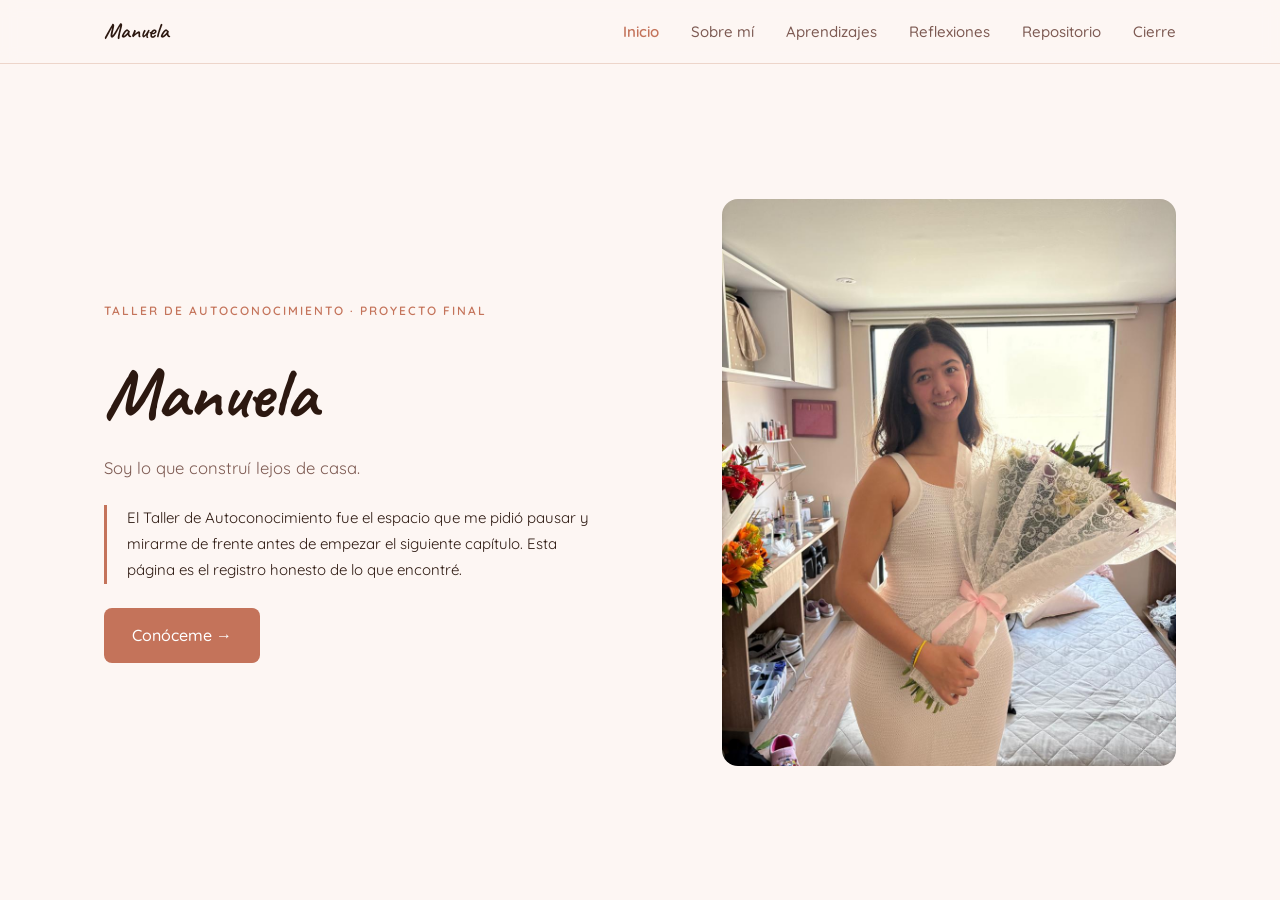
<file: index.html>
<!DOCTYPE html>
<html lang="es">
<head>
  <meta charset="UTF-8" />
  <meta name="viewport" content="width=device-width, initial-scale=1.0" />
  <title>Manuela — Proyecto Final TAC</title>
  <link rel="preconnect" href="https://fonts.googleapis.com">
  <link rel="preconnect" href="https://fonts.gstatic.com" crossorigin>
  <link href="https://fonts.googleapis.com/css2?family=Caveat:wght@400;500;600;700&family=Quicksand:wght@300;400;500;600;700&display=swap" rel="stylesheet">
  <link rel="stylesheet" href="css/styles.css" />
</head>
<body>

  <!-- NAVBAR -->
  <header class="navbar" role="banner">
    <div class="navbar__inner">
      <a href="index.html" class="navbar__logo">Manuela</a>
      <nav aria-label="Navegación principal">
        <ul class="navbar__links">
          <li><a href="index.html"          class="nav-link">Inicio</a></li>
          <li><a href="sobre-mi.html"        class="nav-link">Sobre mí</a></li>
          <li><a href="aprendizajes.html"    class="nav-link">Aprendizajes</a></li>
          <li><a href="reflexiones.html"     class="nav-link">Reflexiones</a></li>
          <li><a href="repositorio.html"     class="nav-link">Repositorio</a></li>
          <li><a href="cierre.html"          class="nav-link">Cierre</a></li>
        </ul>
      </nav>
      <button class="navbar__hamburger" aria-label="Abrir menú" aria-expanded="false">
        <span></span><span></span><span></span>
      </button>
    </div>
  </header>

  <!-- Menú móvil -->
  <div class="navbar__drawer" aria-hidden="true">
    <ul>
      <li><a href="index.html"          class="nav-link">Inicio</a></li>
      <li><a href="sobre-mi.html"        class="nav-link">Sobre mí</a></li>
      <li><a href="aprendizajes.html"    class="nav-link">Aprendizajes</a></li>
      <li><a href="reflexiones.html"     class="nav-link">Reflexiones</a></li>
      <li><a href="repositorio.html"     class="nav-link">Repositorio</a></li>
      <li><a href="cierre.html"          class="nav-link">Cierre</a></li>
    </ul>
  </div>

  <!-- HERO -->
  <main>
    <section class="hero">
      <div class="container">
        <div class="hero__grid">

          <!-- Texto -->
          <div class="hero__content fade-in">
            <span class="section-label">Taller de Autoconocimiento · Proyecto Final</span>
            <h1 class="hero__name">Manuela</h1>
            <p class="hero__subtitle">Soy lo que construí lejos de casa.</p>
            <p class="hero__opening">
              El Taller de Autoconocimiento fue el espacio que me pidió pausar
              y mirarme de frente antes de empezar el siguiente capítulo.
              Esta página es el registro honesto de lo que encontré.
            </p>
            <div>
              <a href="sobre-mi.html" class="btn-primary">Conóceme →</a>
            </div>
          </div>

          <!-- Foto -->
          <div class="hero__photo-wrap fade-in">
            <img
              src="Assets/soyamada.jpeg"
              alt="Manuela en su apartamento sosteniendo flores"
              class="photo photo--hero"
              width="450"
              height="562"
              loading="eager"
            />
          </div>

        </div>
      </div>
    </section>
  </main>

  <script src="js/main.js"></script>
</body>
</html>
</file>
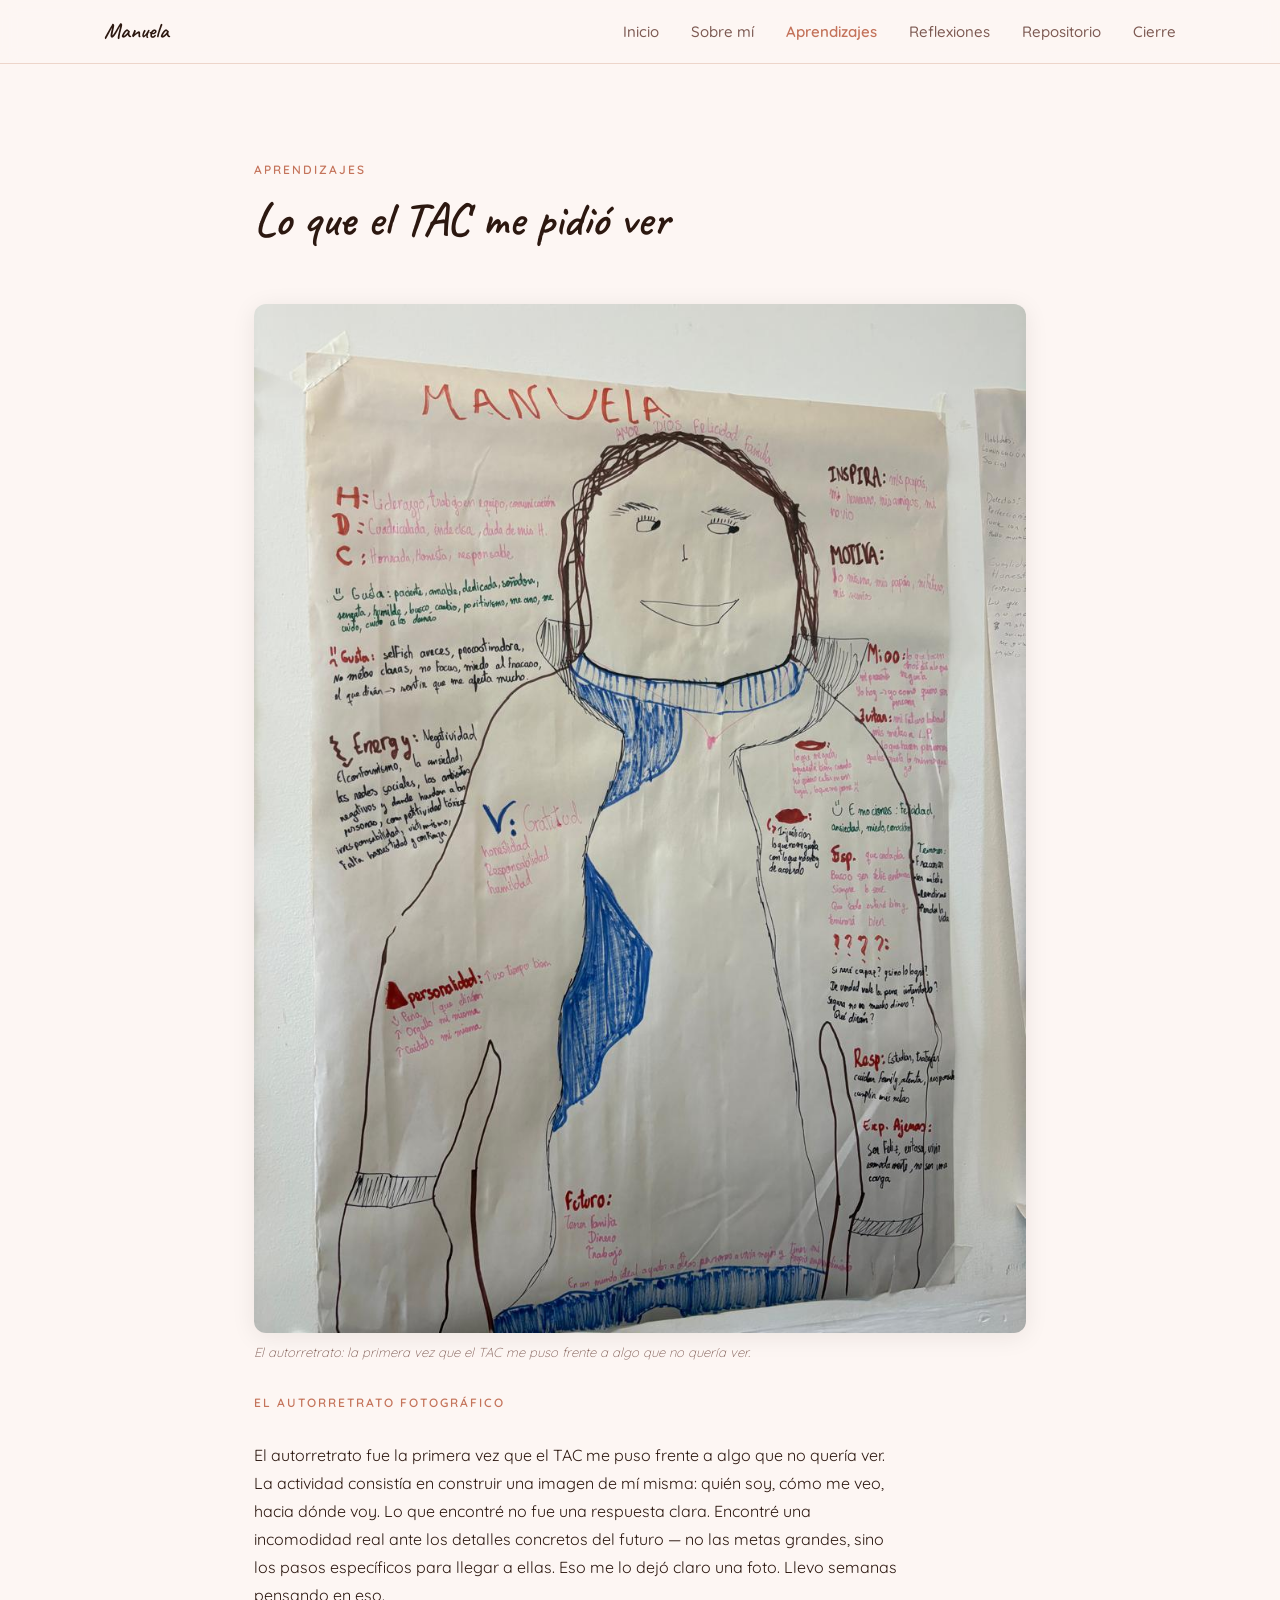
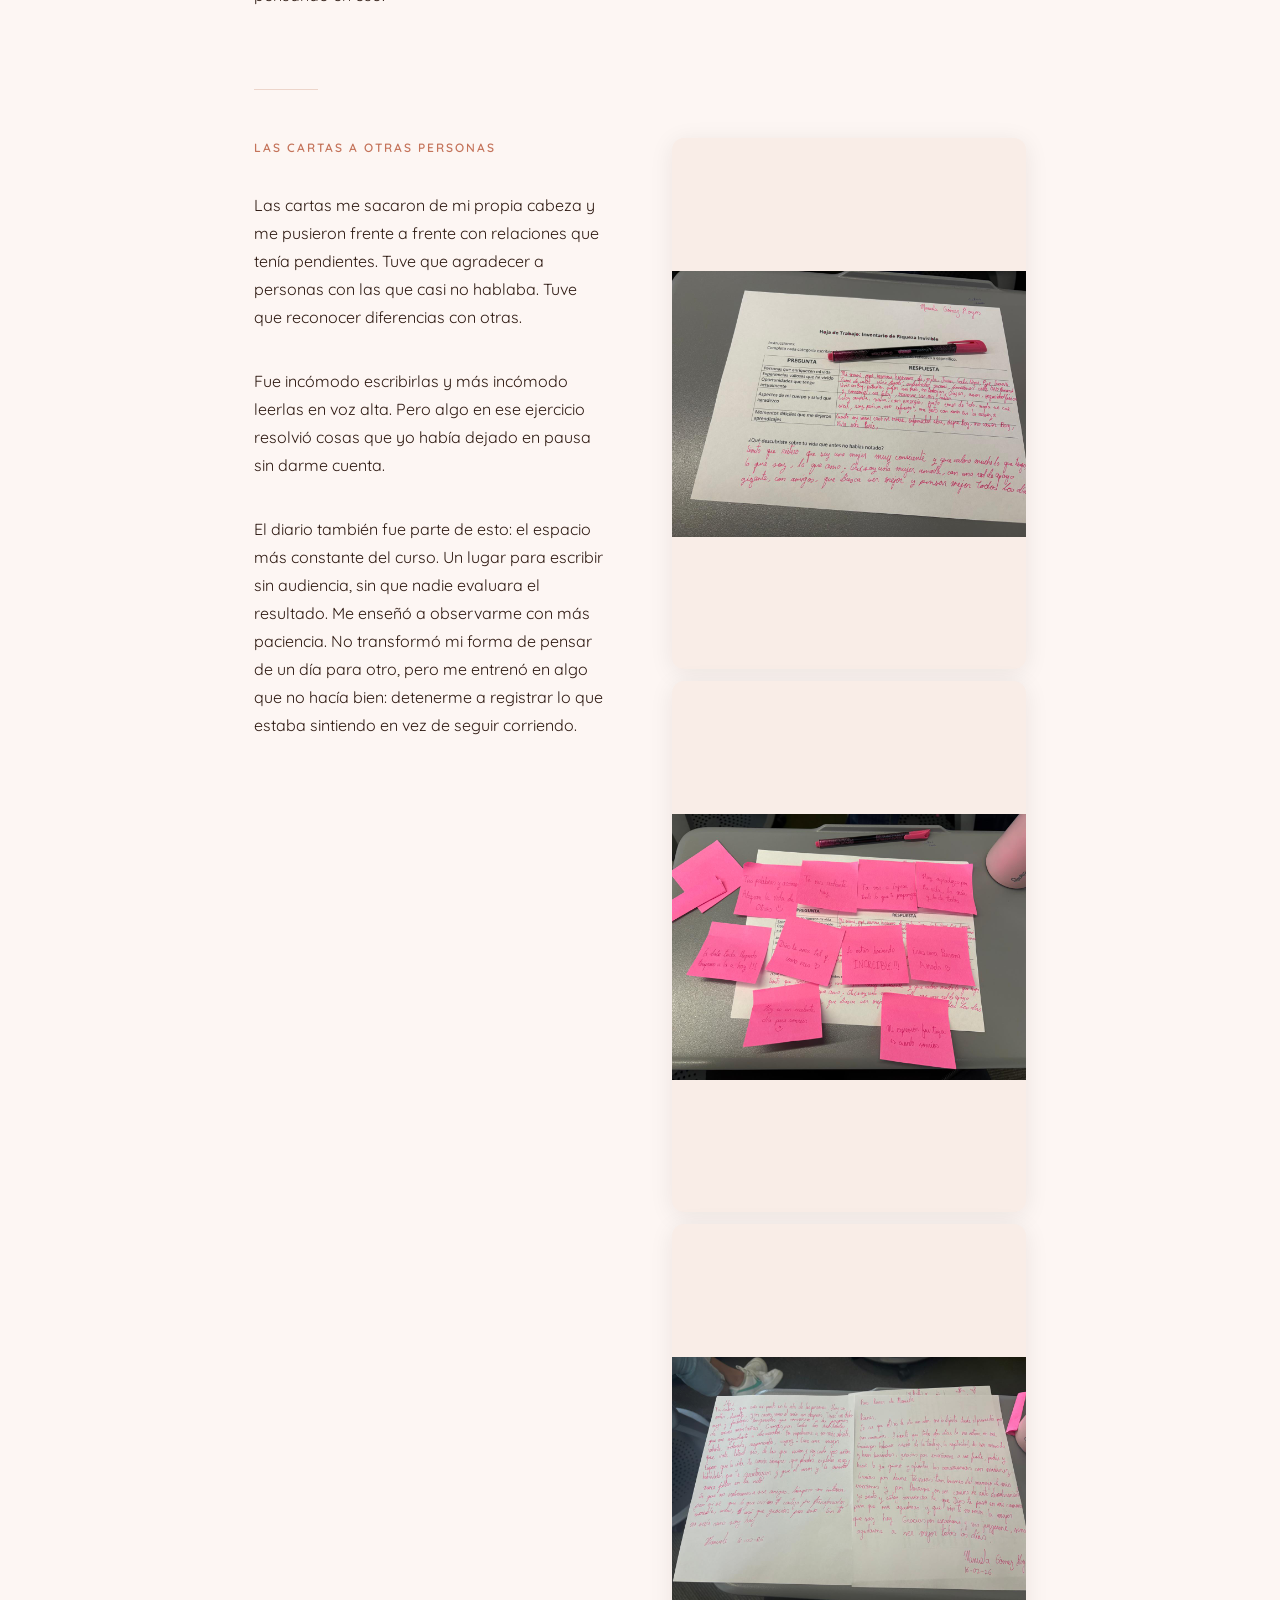
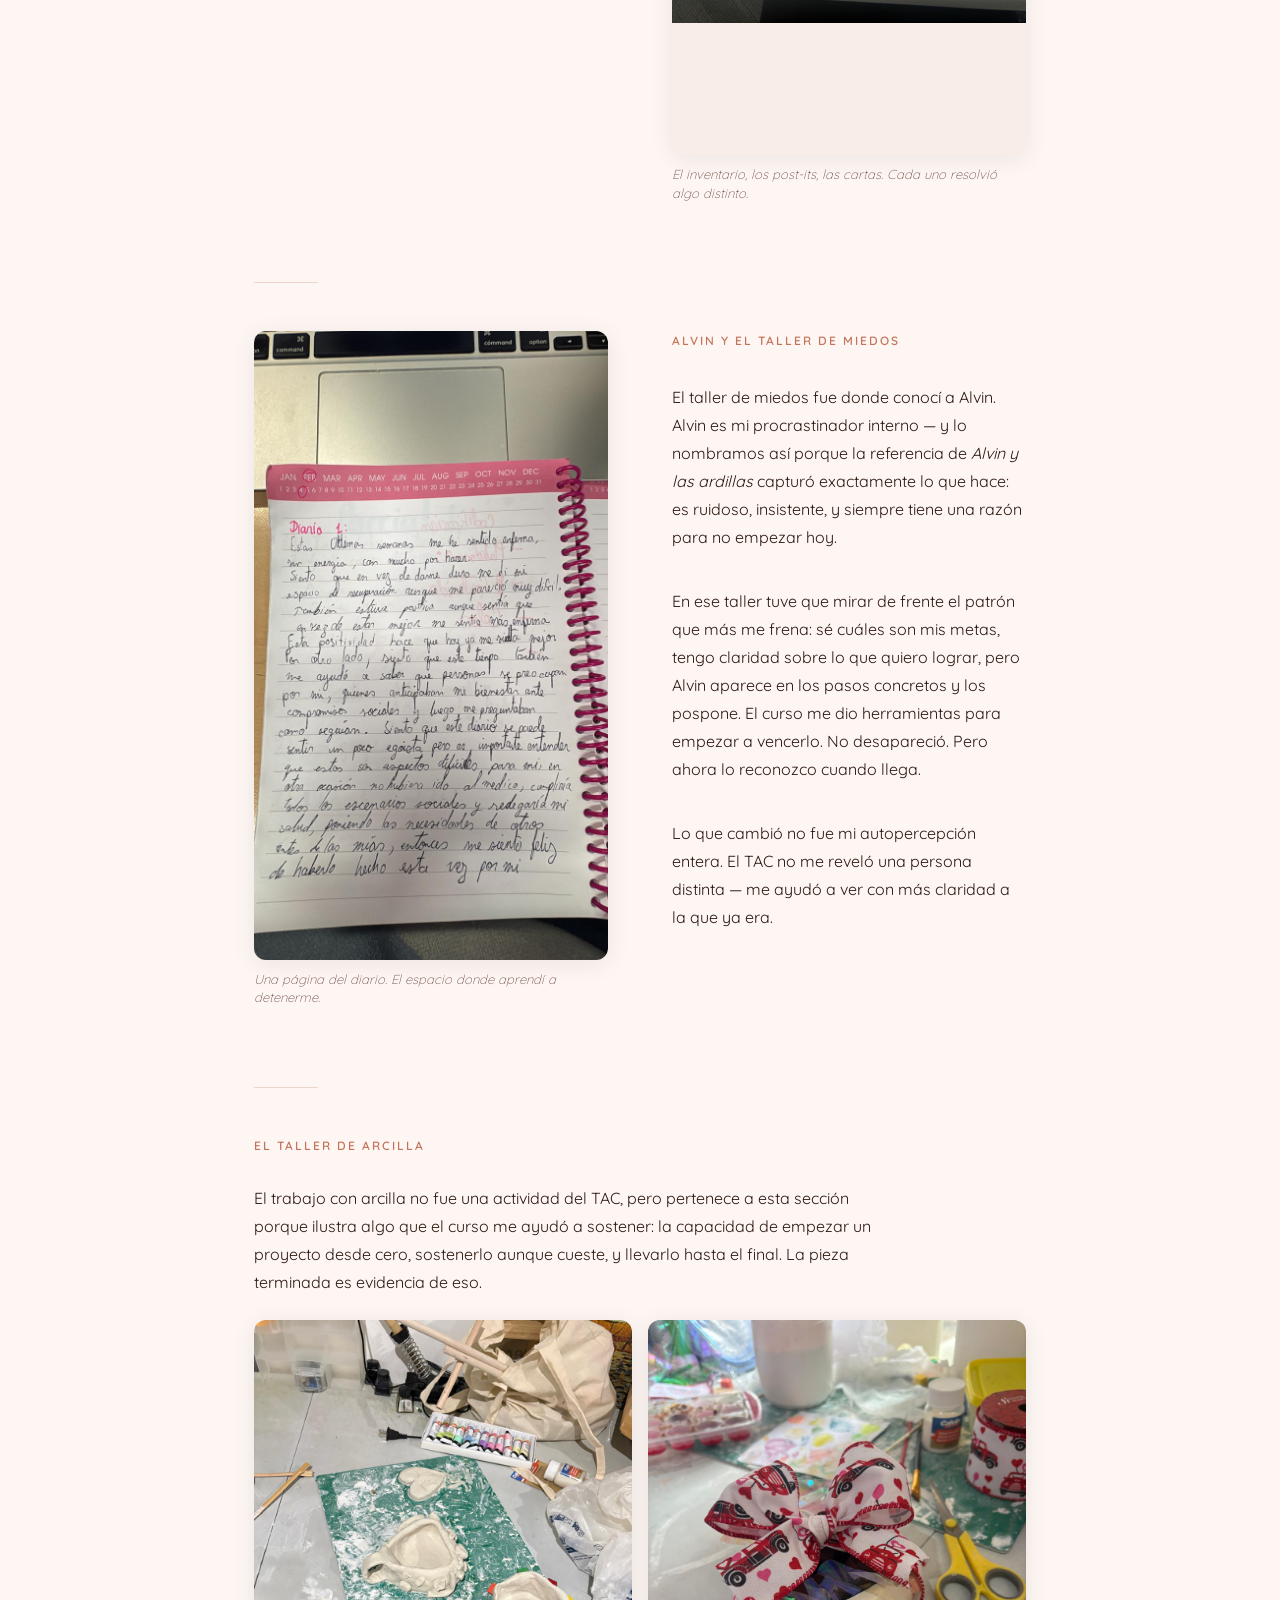
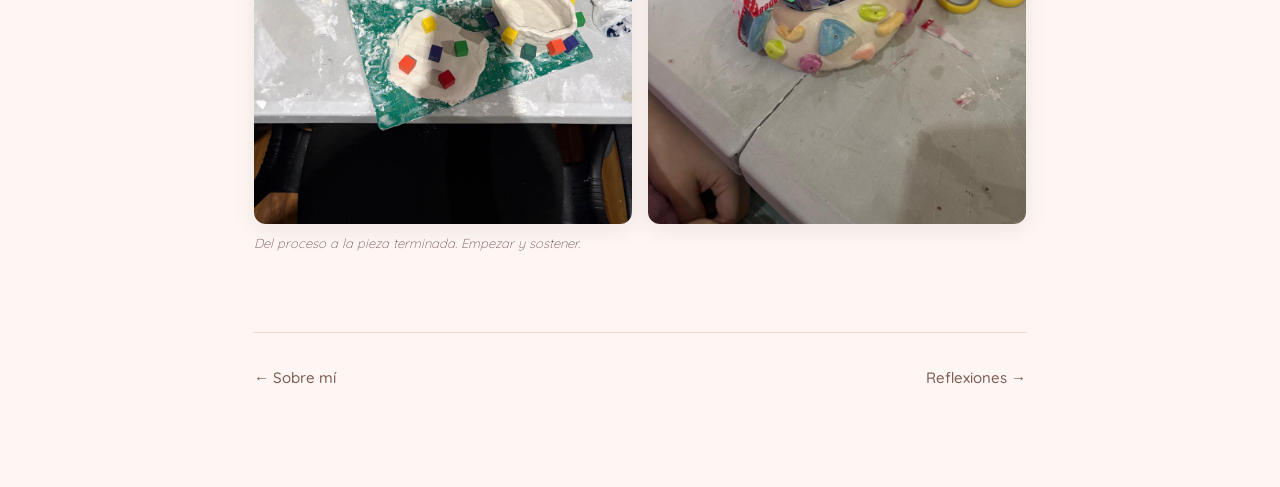
<file: aprendizajes.html>
<!DOCTYPE html>
<html lang="es">
<head>
  <meta charset="UTF-8" />
  <meta name="viewport" content="width=device-width, initial-scale=1.0" />
  <title>Aprendizajes — Manuela</title>
  <link rel="preconnect" href="https://fonts.googleapis.com">
  <link rel="preconnect" href="https://fonts.gstatic.com" crossorigin>
  <link href="https://fonts.googleapis.com/css2?family=Caveat:wght@400;500;600;700&family=Quicksand:wght@300;400;500;600;700&display=swap" rel="stylesheet">
  <link rel="stylesheet" href="css/styles.css" />
</head>
<body>

  <!-- NAVBAR -->
  <header class="navbar" role="banner">
    <div class="navbar__inner">
      <a href="index.html" class="navbar__logo">Manuela</a>
      <nav aria-label="Navegación principal">
        <ul class="navbar__links">
          <li><a href="index.html"          class="nav-link">Inicio</a></li>
          <li><a href="sobre-mi.html"        class="nav-link">Sobre mí</a></li>
          <li><a href="aprendizajes.html"    class="nav-link">Aprendizajes</a></li>
          <li><a href="reflexiones.html"     class="nav-link">Reflexiones</a></li>
          <li><a href="repositorio.html"     class="nav-link">Repositorio</a></li>
          <li><a href="cierre.html"          class="nav-link">Cierre</a></li>
        </ul>
      </nav>
      <button class="navbar__hamburger" aria-label="Abrir menú" aria-expanded="false">
        <span></span><span></span><span></span>
      </button>
    </div>
  </header>

  <div class="navbar__drawer">
    <ul>
      <li><a href="index.html"          class="nav-link">Inicio</a></li>
      <li><a href="sobre-mi.html"        class="nav-link">Sobre mí</a></li>
      <li><a href="aprendizajes.html"    class="nav-link">Aprendizajes</a></li>
      <li><a href="reflexiones.html"     class="nav-link">Reflexiones</a></li>
      <li><a href="repositorio.html"     class="nav-link">Repositorio</a></li>
      <li><a href="cierre.html"          class="nav-link">Cierre</a></li>
    </ul>
  </div>

  <main>
    <section>
      <div class="container--narrow">

        <!-- Encabezado -->
        <div class="section-header fade-in">
          <span class="section-label">Aprendizajes</span>
          <h2>Lo que el TAC me pidió ver</h2>
        </div>

        <!-- BLOQUE 1: Autorretrato fotográfico — foto full-width -->
        <div class="block-full fade-in">
          <img
            src="Assets/autoretrato.jpeg"
            alt="Cartel del autorretrato fotográfico del TAC"
            class="block-full__img"
            loading="lazy"
          />
          <p class="photo-caption">El autorretrato: la primera vez que el TAC me puso frente a algo que no quería ver.</p>
          <div class="block-full__text">
            <span class="section-label">El autorretrato fotográfico</span>
            <p>
              El autorretrato fue la primera vez que el TAC me puso frente a algo que no quería ver.
              La actividad consistía en construir una imagen de mí misma: quién soy, cómo me veo,
              hacia dónde voy. Lo que encontré no fue una respuesta clara. Encontré una incomodidad
              real ante los detalles concretos del futuro — no las metas grandes, sino los pasos
              específicos para llegar a ellas. Eso me lo dejó claro una foto. Llevo semanas
              pensando en eso.
            </p>
          </div>
        </div>

        <hr class="divider divider--left" />

        <!-- BLOQUE 2: Cartas — texto izquierda, 3 fotos stacked derecha -->
        <div class="split-block fade-in">
          <div class="split-block__text">
            <span class="section-label">Las cartas a otras personas</span>
            <p>
              Las cartas me sacaron de mi propia cabeza y me pusieron frente a frente con relaciones
              que tenía pendientes. Tuve que agradecer a personas con las que casi no hablaba.
              Tuve que reconocer diferencias con otras.
            </p>
            <p>
              Fue incómodo escribirlas y más incómodo leerlas en voz alta. Pero algo en ese ejercicio
              resolvió cosas que yo había dejado en pausa sin darme cuenta.
            </p>
            <p>
              El diario también fue parte de esto: el espacio más constante del curso. Un lugar para
              escribir sin audiencia, sin que nadie evaluara el resultado. Me enseñó a observarme
              con más paciencia. No transformó mi forma de pensar de un día para otro, pero me
              entrenó en algo que no hacía bien: detenerme a registrar lo que estaba sintiendo
              en vez de seguir corriendo.
            </p>
          </div>
          <div class="split-block__photo">
            <div class="photo-stack">
              <div class="photo-rotate-ccw">
                <img src="Assets/Cartas.jpeg" alt="Hoja de trabajo Inventario de Riqueza Invisible" loading="lazy" />
              </div>
              <div class="photo-rotate-ccw">
                <img src="Assets/cartas2.jpeg" alt="Post-its rosados de gratitud y afirmación" loading="lazy" />
              </div>
              <div class="photo-rotate-ccw">
                <img src="Assets/cartas3.jpeg" alt="Cartas escritas a mano a otras personas" loading="lazy" />
              </div>
            </div>
            <p class="photo-caption">El inventario, los post-its, las cartas. Cada uno resolvió algo distinto.</p>
          </div>
        </div>

        <hr class="divider divider--left" />

        <!-- BLOQUE 3: Alvin y los miedos — foto izquierda, texto derecha -->
        <div class="split-block fade-in">
          <div class="split-block__photo">
            <img
              src="Assets/Diario1.jpeg"
              alt="Página del diario personal del TAC"
              class="photo"
              loading="lazy"
            />
            <p class="photo-caption">Una página del diario. El espacio donde aprendí a detenerme.</p>
          </div>
          <div class="split-block__text">
            <span class="section-label">Alvin y el taller de miedos</span>
            <p>
              El taller de miedos fue donde conocí a Alvin. Alvin es mi procrastinador interno
              — y lo nombramos así porque la referencia de <em>Alvin y las ardillas</em> capturó
              exactamente lo que hace: es ruidoso, insistente, y siempre tiene una razón para
              no empezar hoy.
            </p>
            <p>
              En ese taller tuve que mirar de frente el patrón que más me frena: sé cuáles son
              mis metas, tengo claridad sobre lo que quiero lograr, pero Alvin aparece en los
              pasos concretos y los pospone. El curso me dio herramientas para empezar a vencerlo.
              No desapareció. Pero ahora lo reconozco cuando llega.
            </p>
            <p>
              Lo que cambió no fue mi autopercepción entera. El TAC no me reveló una persona
              distinta — me ayudó a ver con más claridad a la que ya era.
            </p>
          </div>
        </div>

        <hr class="divider divider--left" />

        <!-- BLOQUE 4: Arcilla -->
        <div class="block-full fade-in">
          <div class="block-full__text" style="margin-top: 0; margin-bottom: 24px;">
            <span class="section-label">El taller de arcilla</span>
            <p>
              El trabajo con arcilla no fue una actividad del TAC, pero pertenece a esta sección
              porque ilustra algo que el curso me ayudó a sostener: la capacidad de empezar un
              proyecto desde cero, sostenerlo aunque cueste, y llevarlo hasta el final. La pieza
              terminada es evidencia de eso.
            </p>
          </div>
          <div class="photo-pair">
            <img src="Assets/crear-arcilla.jpeg" alt="Proceso del taller de arcilla" loading="lazy" />
            <img src="Assets/Arcilla-terminada.jpeg" alt="Pieza de arcilla terminada" loading="lazy" />
          </div>
          <p class="photo-caption">Del proceso a la pieza terminada. Empezar y sostener.</p>
        </div>

        <!-- Navegación entre páginas -->
        <nav class="page-nav" aria-label="Navegación entre páginas">
          <a href="sobre-mi.html" class="page-nav__prev">← Sobre mí</a>
          <a href="reflexiones.html" class="page-nav__next">Reflexiones →</a>
        </nav>

      </div>
    </section>
  </main>

  <script src="js/main.js"></script>
</body>
</html>
</file>
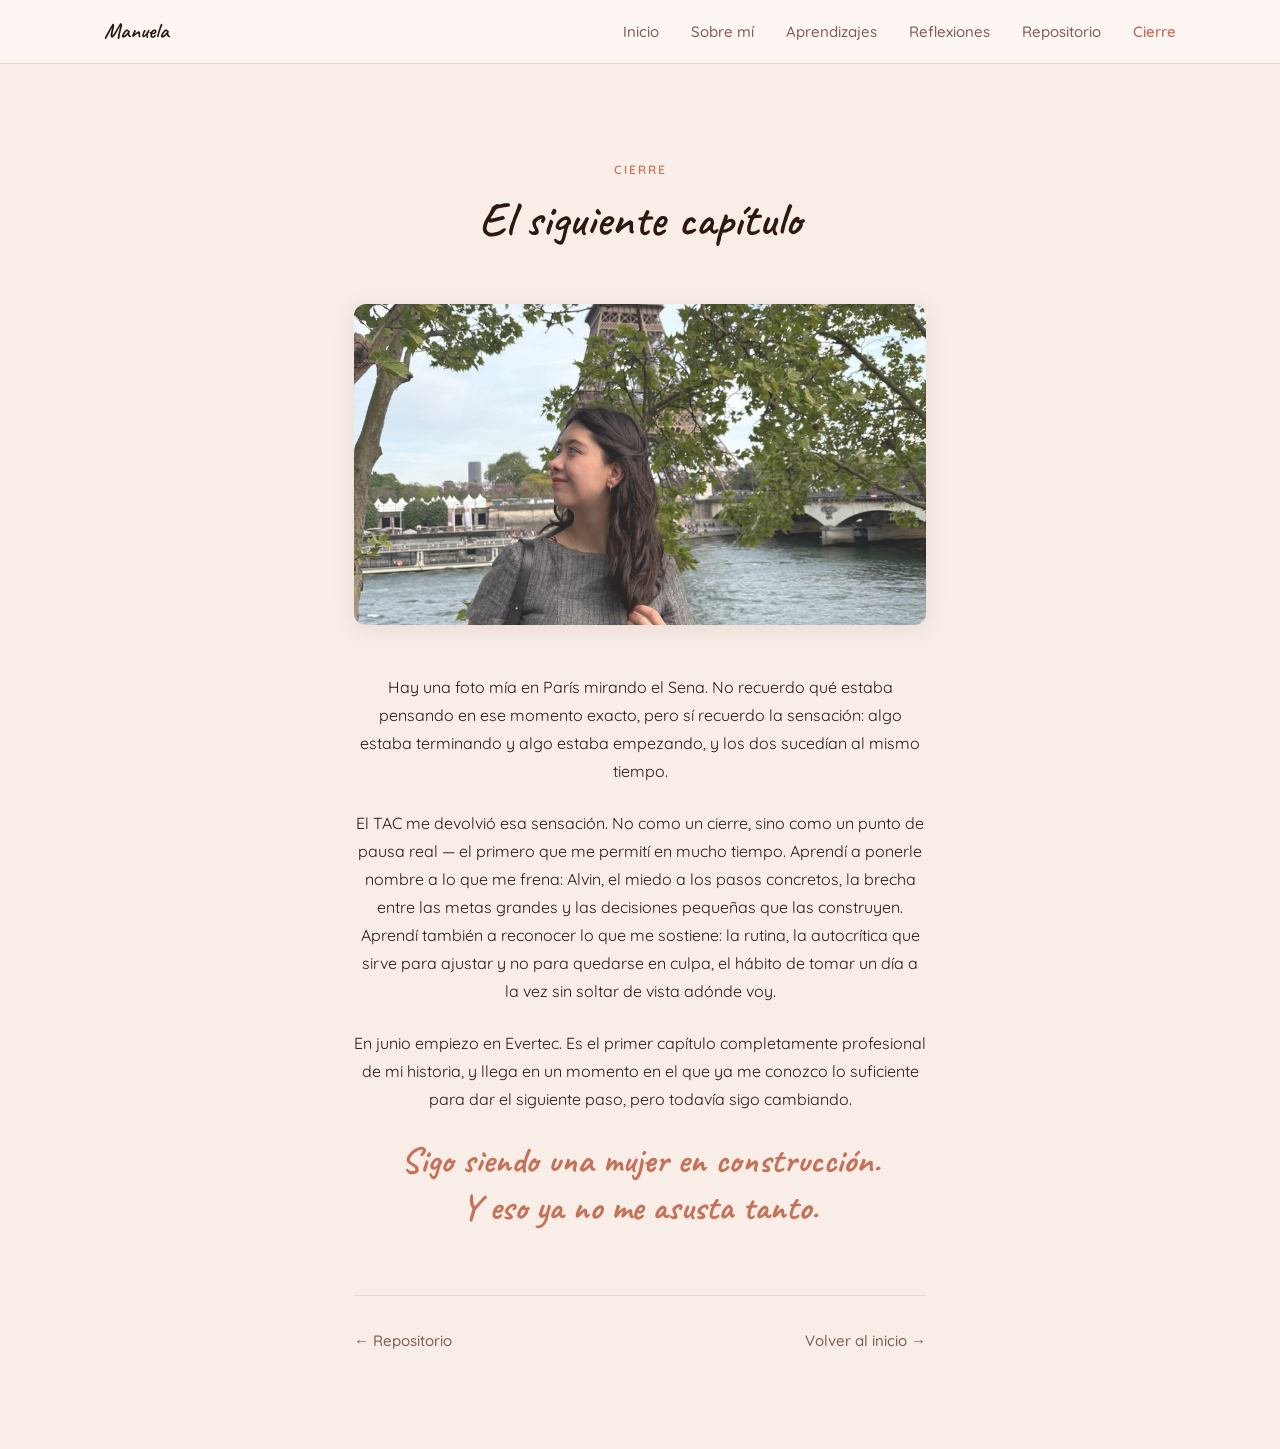
<file: cierre.html>
<!DOCTYPE html>
<html lang="es">
<head>
  <meta charset="UTF-8" />
  <meta name="viewport" content="width=device-width, initial-scale=1.0" />
  <title>Cierre — Manuela</title>
  <link rel="preconnect" href="https://fonts.googleapis.com">
  <link rel="preconnect" href="https://fonts.gstatic.com" crossorigin>
  <link href="https://fonts.googleapis.com/css2?family=Caveat:wght@400;500;600;700&family=Quicksand:wght@300;400;500;600;700&display=swap" rel="stylesheet">
  <link rel="stylesheet" href="css/styles.css" />
</head>
<body>

  <!-- NAVBAR -->
  <header class="navbar" role="banner">
    <div class="navbar__inner">
      <a href="index.html" class="navbar__logo">Manuela</a>
      <nav aria-label="Navegación principal">
        <ul class="navbar__links">
          <li><a href="index.html"          class="nav-link">Inicio</a></li>
          <li><a href="sobre-mi.html"        class="nav-link">Sobre mí</a></li>
          <li><a href="aprendizajes.html"    class="nav-link">Aprendizajes</a></li>
          <li><a href="reflexiones.html"     class="nav-link">Reflexiones</a></li>
          <li><a href="repositorio.html"     class="nav-link">Repositorio</a></li>
          <li><a href="cierre.html"          class="nav-link">Cierre</a></li>
        </ul>
      </nav>
      <button class="navbar__hamburger" aria-label="Abrir menú" aria-expanded="false">
        <span></span><span></span><span></span>
      </button>
    </div>
  </header>

  <div class="navbar__drawer">
    <ul>
      <li><a href="index.html"          class="nav-link">Inicio</a></li>
      <li><a href="sobre-mi.html"        class="nav-link">Sobre mí</a></li>
      <li><a href="aprendizajes.html"    class="nav-link">Aprendizajes</a></li>
      <li><a href="reflexiones.html"     class="nav-link">Reflexiones</a></li>
      <li><a href="repositorio.html"     class="nav-link">Repositorio</a></li>
      <li><a href="cierre.html"          class="nav-link">Cierre</a></li>
    </ul>
  </div>

  <main>
    <section class="bg-muted">
      <div class="container--text">

        <!-- Encabezado -->
        <div class="section-header fade-in" style="text-align: center;">
          <span class="section-label" style="display: block; text-align: center;">Cierre</span>
          <h2>El siguiente capítulo</h2>
        </div>

        <!-- Imagen -->
        <div class="cierre__img-wrap fade-in">
          <img
            src="Assets/paris2.jpeg"
            alt="Torre Eiffel y el Sena, imagen contemplativa"
            loading="lazy"
          />
        </div>

        <!-- Texto -->
        <div class="cierre__text fade-in">
          <p>
            Hay una foto mía en París mirando el Sena. No recuerdo qué estaba pensando en ese
            momento exacto, pero sí recuerdo la sensación: algo estaba terminando y algo estaba
            empezando, y los dos sucedían al mismo tiempo.
          </p>
          <p>
            El TAC me devolvió esa sensación. No como un cierre, sino como un punto de pausa real
            — el primero que me permití en mucho tiempo. Aprendí a ponerle nombre a lo que me frena:
            Alvin, el miedo a los pasos concretos, la brecha entre las metas grandes y las decisiones
            pequeñas que las construyen. Aprendí también a reconocer lo que me sostiene: la rutina,
            la autocrítica que sirve para ajustar y no para quedarse en culpa, el hábito de tomar
            un día a la vez sin soltar de vista adónde voy.
          </p>
          <p>
            En junio empiezo en Evertec. Es el primer capítulo completamente profesional de mi
            historia, y llega en un momento en el que ya me conozco lo suficiente para dar el
            siguiente paso, pero todavía sigo cambiando.
          </p>

          <p class="cierre__closing">
            Sigo siendo una mujer en construcción.<br>Y eso ya no me asusta tanto.
          </p>
        </div>

        <!-- Navegación entre páginas -->
        <nav class="page-nav" aria-label="Navegación entre páginas">
          <a href="repositorio.html" class="page-nav__prev">← Repositorio</a>
          <a href="index.html" class="page-nav__next">Volver al inicio →</a>
        </nav>

      </div>
    </section>
  </main>

  <script src="js/main.js"></script>
</body>
</html>
</file>
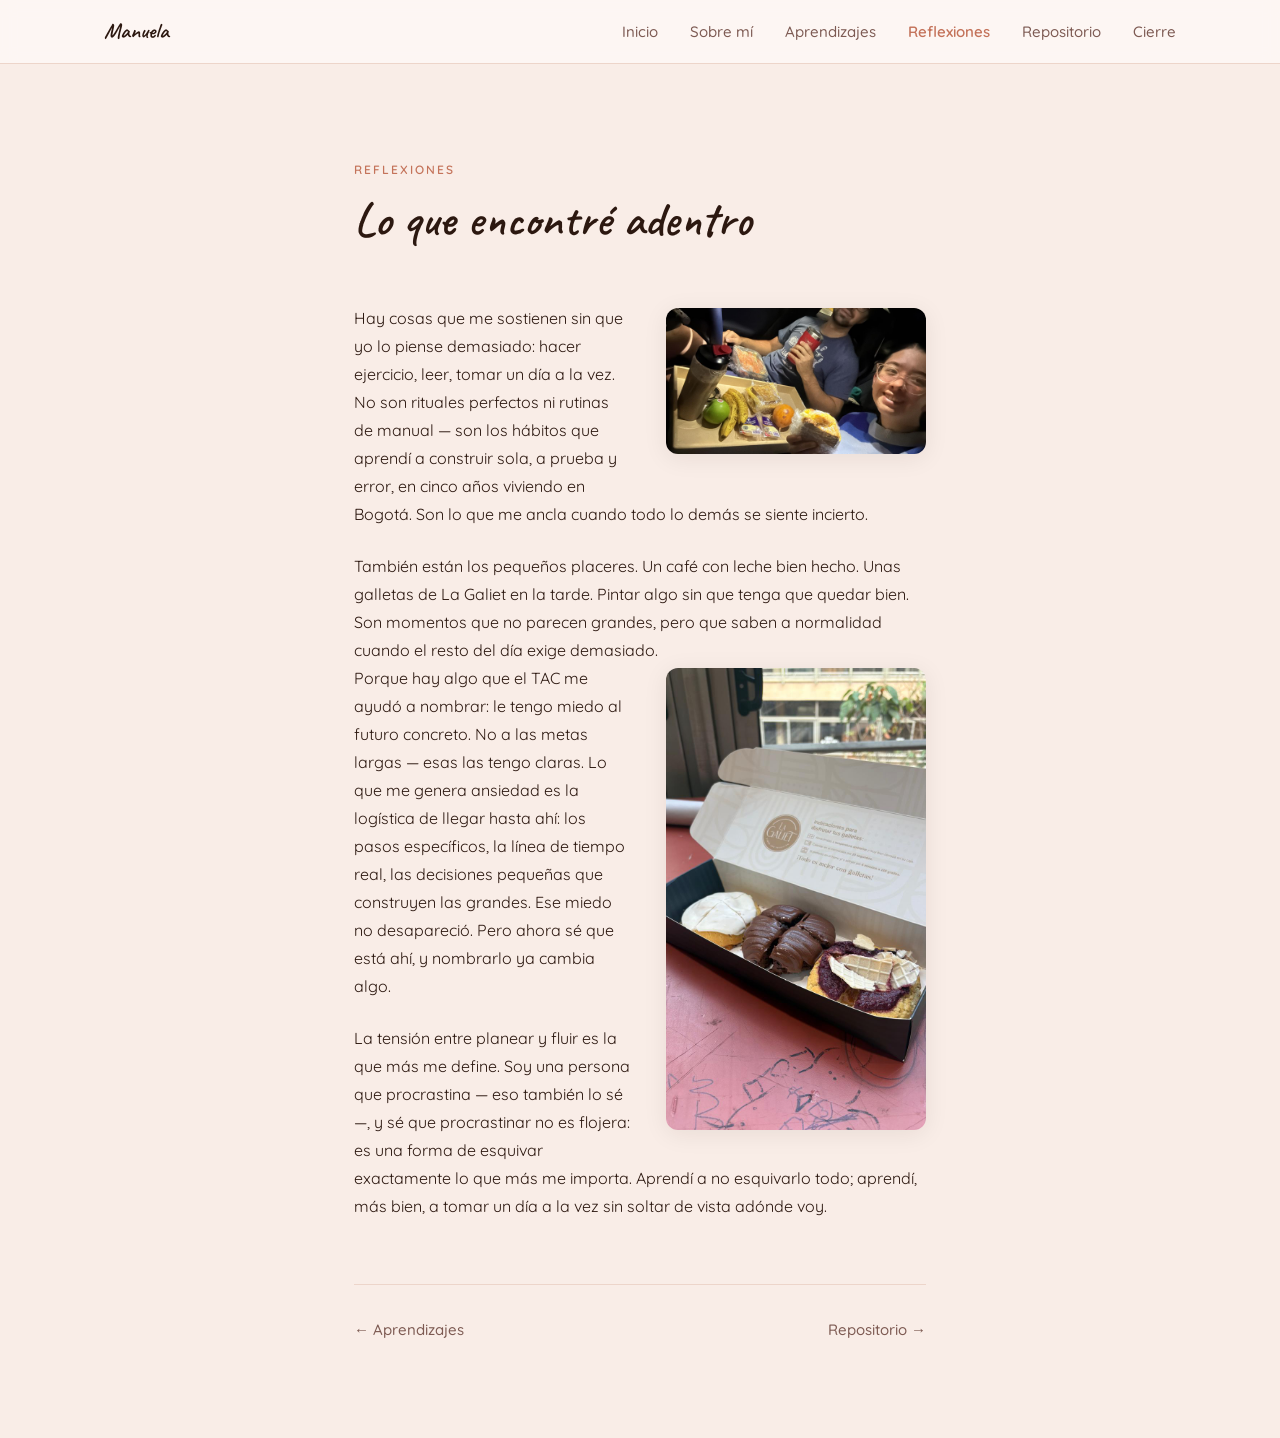
<file: reflexiones.html>
<!DOCTYPE html>
<html lang="es">
<head>
  <meta charset="UTF-8" />
  <meta name="viewport" content="width=device-width, initial-scale=1.0" />
  <title>Reflexiones — Manuela</title>
  <link rel="preconnect" href="https://fonts.googleapis.com">
  <link rel="preconnect" href="https://fonts.gstatic.com" crossorigin>
  <link href="https://fonts.googleapis.com/css2?family=Caveat:wght@400;500;600;700&family=Quicksand:wght@300;400;500;600;700&display=swap" rel="stylesheet">
  <link rel="stylesheet" href="css/styles.css" />
</head>
<body>

  <!-- NAVBAR -->
  <header class="navbar" role="banner">
    <div class="navbar__inner">
      <a href="index.html" class="navbar__logo">Manuela</a>
      <nav aria-label="Navegación principal">
        <ul class="navbar__links">
          <li><a href="index.html"          class="nav-link">Inicio</a></li>
          <li><a href="sobre-mi.html"        class="nav-link">Sobre mí</a></li>
          <li><a href="aprendizajes.html"    class="nav-link">Aprendizajes</a></li>
          <li><a href="reflexiones.html"     class="nav-link">Reflexiones</a></li>
          <li><a href="repositorio.html"     class="nav-link">Repositorio</a></li>
          <li><a href="cierre.html"          class="nav-link">Cierre</a></li>
        </ul>
      </nav>
      <button class="navbar__hamburger" aria-label="Abrir menú" aria-expanded="false">
        <span></span><span></span><span></span>
      </button>
    </div>
  </header>

  <div class="navbar__drawer">
    <ul>
      <li><a href="index.html"          class="nav-link">Inicio</a></li>
      <li><a href="sobre-mi.html"        class="nav-link">Sobre mí</a></li>
      <li><a href="aprendizajes.html"    class="nav-link">Aprendizajes</a></li>
      <li><a href="reflexiones.html"     class="nav-link">Reflexiones</a></li>
      <li><a href="repositorio.html"     class="nav-link">Repositorio</a></li>
      <li><a href="cierre.html"          class="nav-link">Cierre</a></li>
    </ul>
  </div>

  <main>
    <section class="bg-muted">
      <div class="container--text">

        <!-- Encabezado -->
        <div class="section-header fade-in">
          <span class="section-label">Reflexiones</span>
          <h2>Lo que encontré adentro</h2>
        </div>

        <!-- Texto con fotos flotantes -->
        <div class="reflexiones-text fade-in">

          <img
            src="Assets/habitos.jpeg"
            alt="Comida saludable en viaje nocturno: los hábitos que sostienen a Manuela"
            class="float-photo"
            loading="lazy"
          />

          <p>
            Hay cosas que me sostienen sin que yo lo piense demasiado: hacer ejercicio, leer,
            tomar un día a la vez. No son rituales perfectos ni rutinas de manual — son los
            hábitos que aprendí a construir sola, a prueba y error, en cinco años viviendo en
            Bogotá. Son lo que me ancla cuando todo lo demás se siente incierto.
          </p>

          <p>
            También están los pequeños placeres. Un café con leche bien hecho. Unas galletas
            de La Galiet en la tarde. Pintar algo sin que tenga que quedar bien. Son momentos
            que no parecen grandes, pero que saben a normalidad cuando el resto del día
            exige demasiado.
          </p>

          <img
            src="Assets/loquemegusta.jpeg"
            alt="Galletas de La Galiet: los pequeños placeres cotidianos"
            class="float-photo"
            loading="lazy"
          />

          <p>
            Porque hay algo que el TAC me ayudó a nombrar: le tengo miedo al futuro concreto.
            No a las metas largas — esas las tengo claras. Lo que me genera ansiedad es la
            logística de llegar hasta ahí: los pasos específicos, la línea de tiempo real,
            las decisiones pequeñas que construyen las grandes. Ese miedo no desapareció.
            Pero ahora sé que está ahí, y nombrarlo ya cambia algo.
          </p>

          <p>
            La tensión entre planear y fluir es la que más me define. Soy una persona que
            procrastina — eso también lo sé —, y sé que procrastinar no es flojera: es una
            forma de esquivar exactamente lo que más me importa. Aprendí a no esquivarlo todo;
            aprendí, más bien, a tomar un día a la vez sin soltar de vista adónde voy.
          </p>

        </div>

        <!-- Navegación entre páginas -->
        <nav class="page-nav" aria-label="Navegación entre páginas">
          <a href="aprendizajes.html" class="page-nav__prev">← Aprendizajes</a>
          <a href="repositorio.html" class="page-nav__next">Repositorio →</a>
        </nav>

      </div>
    </section>
  </main>

  <script src="js/main.js"></script>
</body>
</html>
</file>
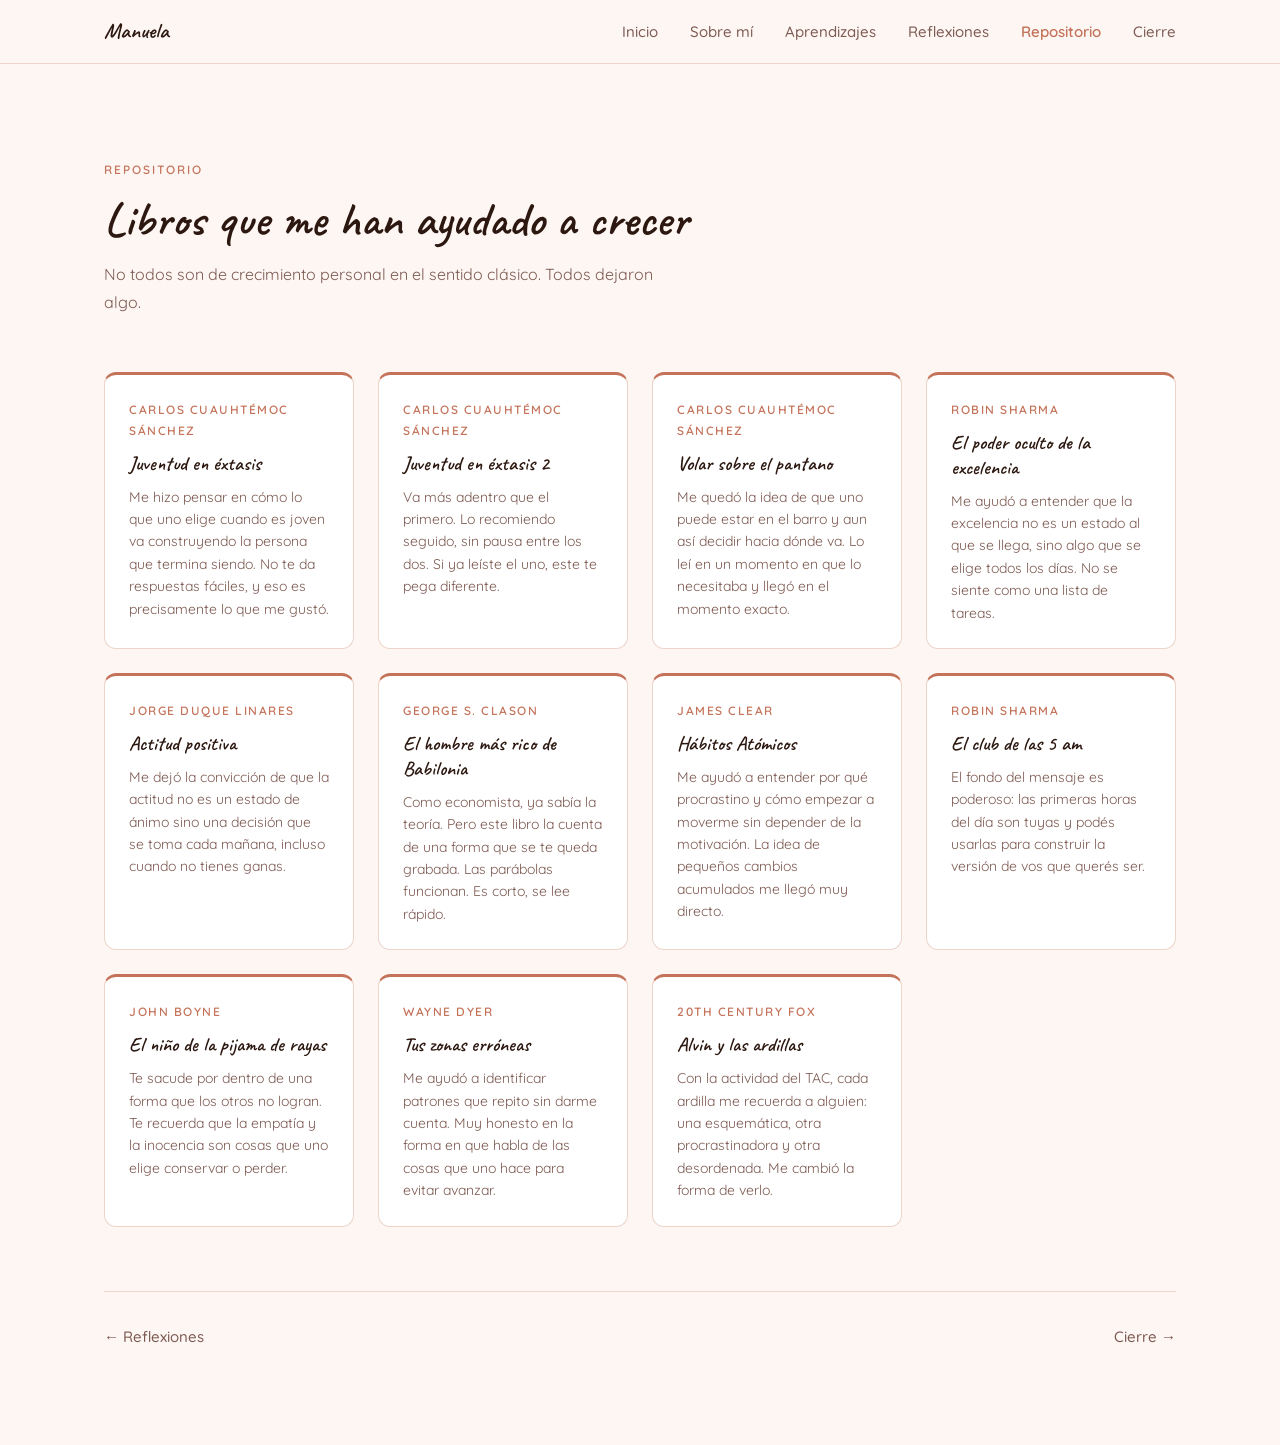
<file: repositorio.html>
<!DOCTYPE html>
<html lang="es">
<head>
  <meta charset="UTF-8" />
  <meta name="viewport" content="width=device-width, initial-scale=1.0" />
  <title>Repositorio — Manuela</title>
  <link rel="preconnect" href="https://fonts.googleapis.com">
  <link rel="preconnect" href="https://fonts.gstatic.com" crossorigin>
  <link href="https://fonts.googleapis.com/css2?family=Caveat:wght@400;500;600;700&family=Quicksand:wght@300;400;500;600;700&display=swap" rel="stylesheet">
  <link rel="stylesheet" href="css/styles.css" />
</head>
<body>

  <!-- NAVBAR -->
  <header class="navbar" role="banner">
    <div class="navbar__inner">
      <a href="index.html" class="navbar__logo">Manuela</a>
      <nav aria-label="Navegación principal">
        <ul class="navbar__links">
          <li><a href="index.html"          class="nav-link">Inicio</a></li>
          <li><a href="sobre-mi.html"        class="nav-link">Sobre mí</a></li>
          <li><a href="aprendizajes.html"    class="nav-link">Aprendizajes</a></li>
          <li><a href="reflexiones.html"     class="nav-link">Reflexiones</a></li>
          <li><a href="repositorio.html"     class="nav-link">Repositorio</a></li>
          <li><a href="cierre.html"          class="nav-link">Cierre</a></li>
        </ul>
      </nav>
      <button class="navbar__hamburger" aria-label="Abrir menú" aria-expanded="false">
        <span></span><span></span><span></span>
      </button>
    </div>
  </header>

  <div class="navbar__drawer">
    <ul>
      <li><a href="index.html"          class="nav-link">Inicio</a></li>
      <li><a href="sobre-mi.html"        class="nav-link">Sobre mí</a></li>
      <li><a href="aprendizajes.html"    class="nav-link">Aprendizajes</a></li>
      <li><a href="reflexiones.html"     class="nav-link">Reflexiones</a></li>
      <li><a href="repositorio.html"     class="nav-link">Repositorio</a></li>
      <li><a href="cierre.html"          class="nav-link">Cierre</a></li>
    </ul>
  </div>

  <main>
    <section>
      <div class="container">

        <!-- Encabezado -->
        <div class="section-header fade-in">
          <span class="section-label">Repositorio</span>
          <h2>Libros que me han ayudado a crecer</h2>
          <p style="margin-top: 12px; color: var(--muted-fg); max-width: 55ch;">
            No todos son de crecimiento personal en el sentido clásico. Todos dejaron algo.
          </p>
        </div>

        <!-- Grid de libros -->
        <div class="books-grid">

          <article class="book-card fade-in">
            <p class="book-card__author">Carlos Cuauhtémoc Sánchez</p>
            <h3 class="book-card__title">Juventud en éxtasis</h3>
            <p class="book-card__desc">
              Me hizo pensar en cómo lo que uno elige cuando es joven va construyendo la persona
              que termina siendo. No te da respuestas fáciles, y eso es precisamente lo que me gustó.
            </p>
          </article>

          <article class="book-card fade-in">
            <p class="book-card__author">Carlos Cuauhtémoc Sánchez</p>
            <h3 class="book-card__title">Juventud en éxtasis 2</h3>
            <p class="book-card__desc">
              Va más adentro que el primero. Lo recomiendo seguido, sin pausa entre los dos.
              Si ya leíste el uno, este te pega diferente.
            </p>
          </article>

          <article class="book-card fade-in">
            <p class="book-card__author">Carlos Cuauhtémoc Sánchez</p>
            <h3 class="book-card__title">Volar sobre el pantano</h3>
            <p class="book-card__desc">
              Me quedó la idea de que uno puede estar en el barro y aun así decidir hacia dónde va.
              Lo leí en un momento en que lo necesitaba y llegó en el momento exacto.
            </p>
          </article>

          <article class="book-card fade-in">
            <p class="book-card__author">Robin Sharma</p>
            <h3 class="book-card__title">El poder oculto de la excelencia</h3>
            <p class="book-card__desc">
              Me ayudó a entender que la excelencia no es un estado al que se llega, sino algo
              que se elige todos los días. No se siente como una lista de tareas.
            </p>
          </article>

          <article class="book-card fade-in">
            <p class="book-card__author">Jorge Duque Linares</p>
            <h3 class="book-card__title">Actitud positiva</h3>
            <p class="book-card__desc">
              Me dejó la convicción de que la actitud no es un estado de ánimo sino una decisión
              que se toma cada mañana, incluso cuando no tienes ganas.
            </p>
          </article>

          <article class="book-card fade-in">
            <p class="book-card__author">George S. Clason</p>
            <h3 class="book-card__title">El hombre más rico de Babilonia</h3>
            <p class="book-card__desc">
              Como economista, ya sabía la teoría. Pero este libro la cuenta de una forma que se
              te queda grabada. Las parábolas funcionan. Es corto, se lee rápido.
            </p>
          </article>

          <article class="book-card fade-in">
            <p class="book-card__author">James Clear</p>
            <h3 class="book-card__title">Hábitos Atómicos</h3>
            <p class="book-card__desc">
              Me ayudó a entender por qué procrastino y cómo empezar a moverme sin depender
              de la motivación. La idea de pequeños cambios acumulados me llegó muy directo.
            </p>
          </article>

          <article class="book-card fade-in">
            <p class="book-card__author">Robin Sharma</p>
            <h3 class="book-card__title">El club de las 5 am</h3>
            <p class="book-card__desc">
              El fondo del mensaje es poderoso: las primeras horas del día son tuyas y podés
              usarlas para construir la versión de vos que querés ser.
            </p>
          </article>

          <article class="book-card fade-in">
            <p class="book-card__author">John Boyne</p>
            <h3 class="book-card__title">El niño de la pijama de rayas</h3>
            <p class="book-card__desc">
              Te sacude por dentro de una forma que los otros no logran. Te recuerda que la
              empatía y la inocencia son cosas que uno elige conservar o perder.
            </p>
          </article>

          <article class="book-card fade-in">
            <p class="book-card__author">Wayne Dyer</p>
            <h3 class="book-card__title">Tus zonas erróneas</h3>
            <p class="book-card__desc">
              Me ayudó a identificar patrones que repito sin darme cuenta. Muy honesto en la
              forma en que habla de las cosas que uno hace para evitar avanzar.
            </p>
          </article>

          <article class="book-card fade-in">
            <p class="book-card__author">20th Century Fox</p>
            <h3 class="book-card__title">Alvin y las ardillas</h3>
            <p class="book-card__desc">
              Con la actividad del TAC, cada ardilla me recuerda a alguien: una esquemática,
              otra procrastinadora y otra desordenada. Me cambió la forma de verlo.
            </p>
          </article>

        </div>

        <!-- Navegación entre páginas -->
        <nav class="page-nav" aria-label="Navegación entre páginas">
          <a href="reflexiones.html" class="page-nav__prev">← Reflexiones</a>
          <a href="cierre.html" class="page-nav__next">Cierre →</a>
        </nav>

      </div>
    </section>
  </main>

  <script src="js/main.js"></script>
</body>
</html>
</file>
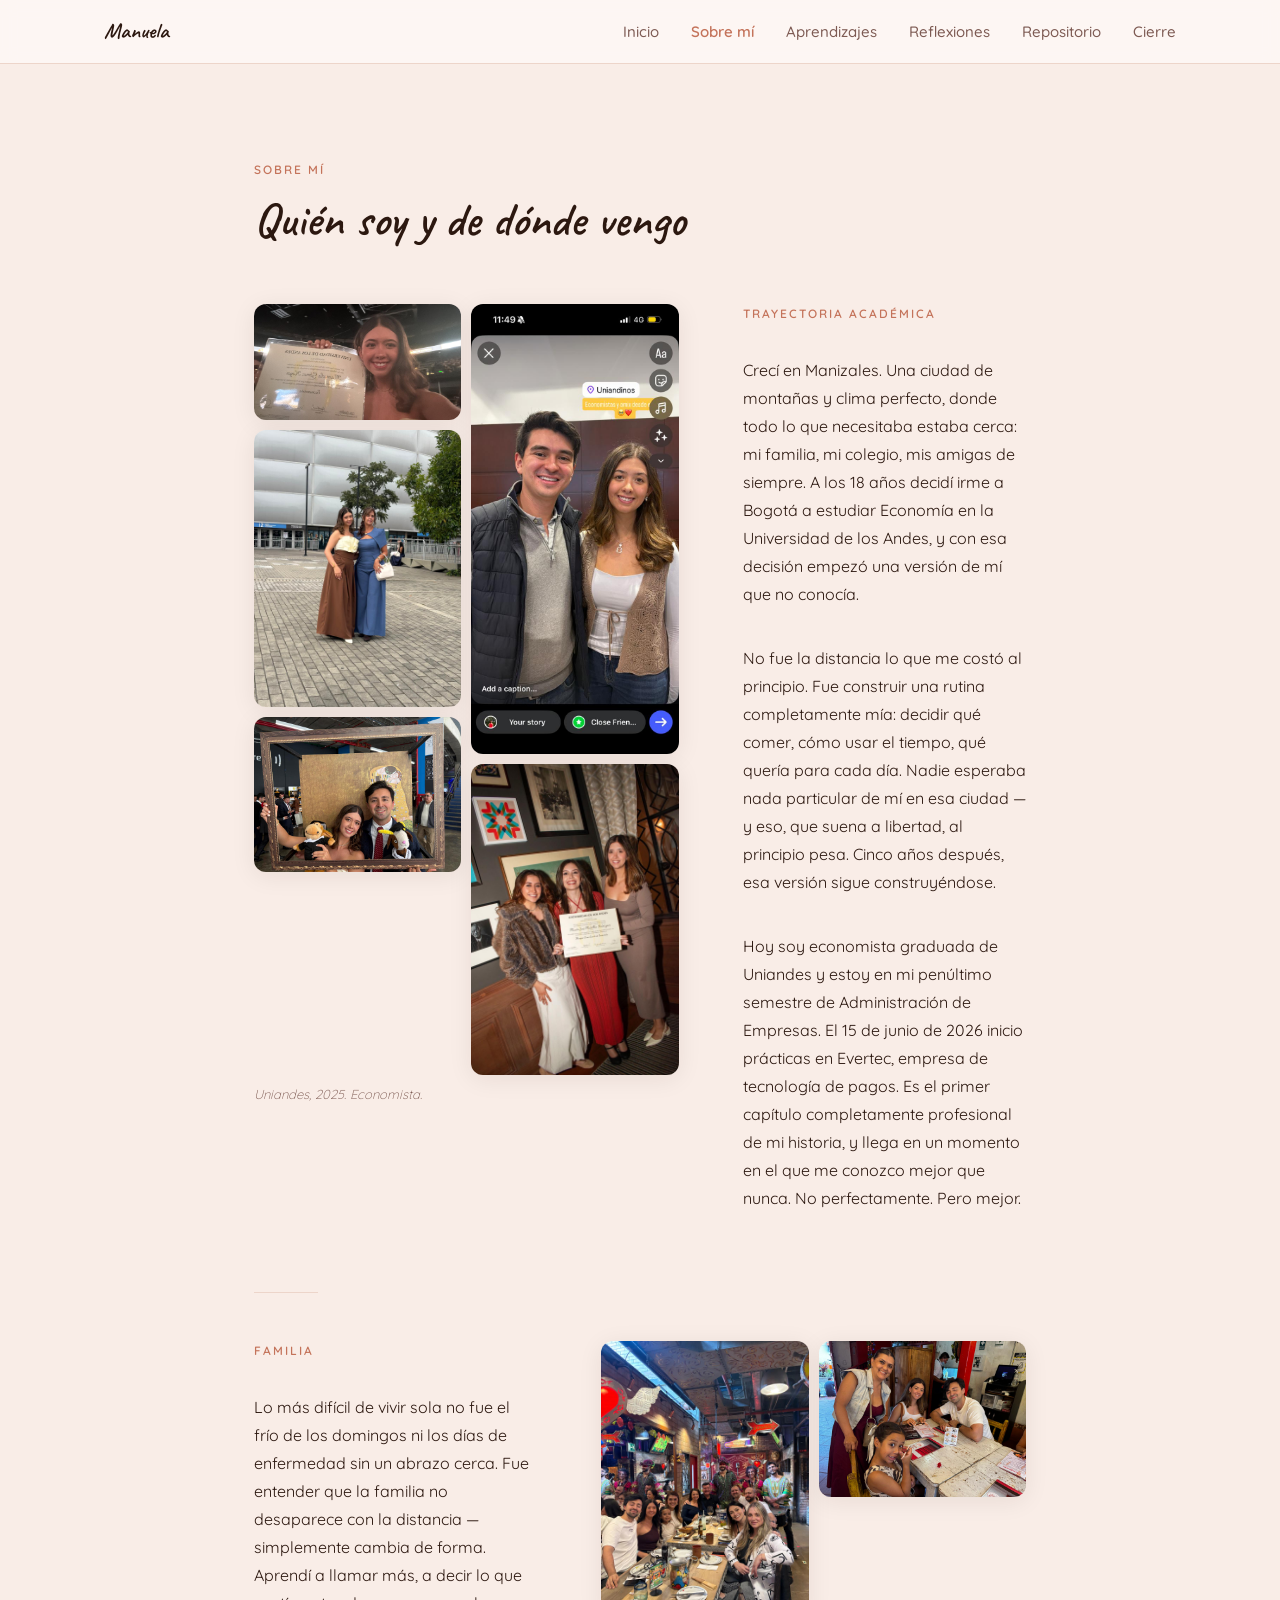
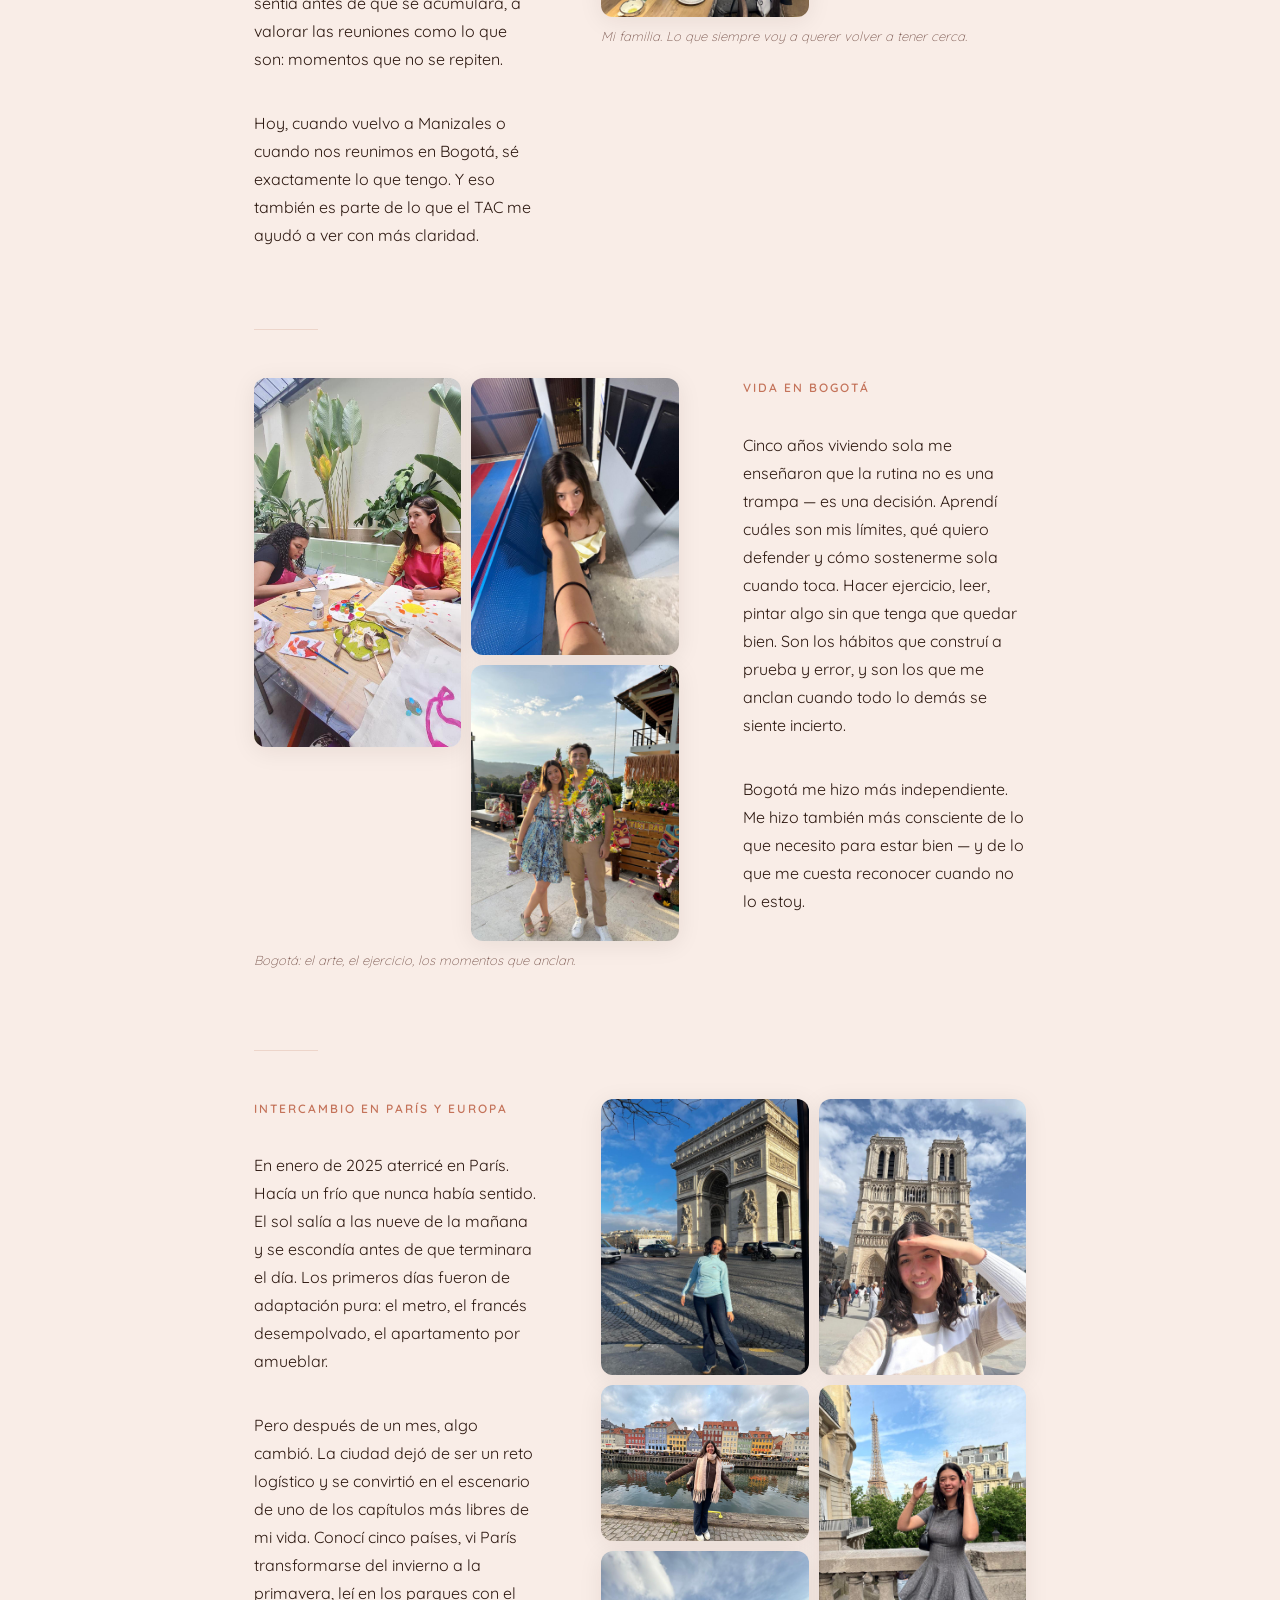
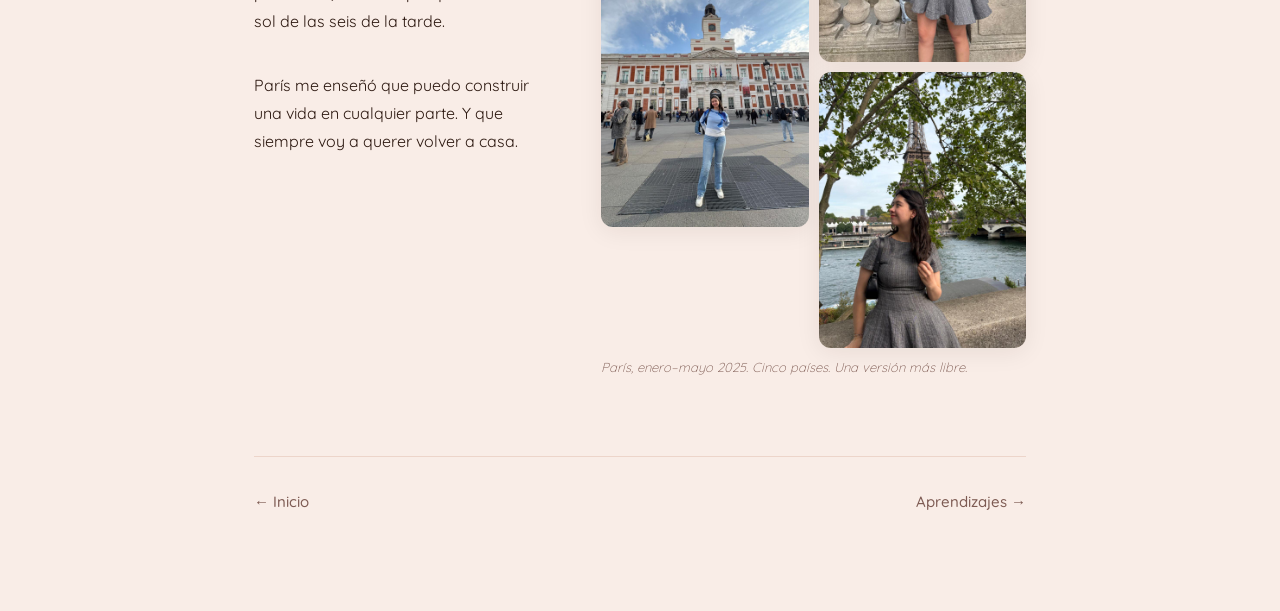
<file: sobre-mi.html>
<!DOCTYPE html>
<html lang="es">
<head>
  <meta charset="UTF-8" />
  <meta name="viewport" content="width=device-width, initial-scale=1.0" />
  <title>Sobre mí — Manuela</title>
  <link rel="preconnect" href="https://fonts.googleapis.com">
  <link rel="preconnect" href="https://fonts.gstatic.com" crossorigin>
  <link href="https://fonts.googleapis.com/css2?family=Caveat:wght@400;500;600;700&family=Quicksand:wght@300;400;500;600;700&display=swap" rel="stylesheet">
  <link rel="stylesheet" href="css/styles.css" />
</head>
<body>

  <!-- NAVBAR -->
  <header class="navbar" role="banner">
    <div class="navbar__inner">
      <a href="index.html" class="navbar__logo">Manuela</a>
      <nav aria-label="Navegación principal">
        <ul class="navbar__links">
          <li><a href="index.html"          class="nav-link">Inicio</a></li>
          <li><a href="sobre-mi.html"        class="nav-link">Sobre mí</a></li>
          <li><a href="aprendizajes.html"    class="nav-link">Aprendizajes</a></li>
          <li><a href="reflexiones.html"     class="nav-link">Reflexiones</a></li>
          <li><a href="repositorio.html"     class="nav-link">Repositorio</a></li>
          <li><a href="cierre.html"          class="nav-link">Cierre</a></li>
        </ul>
      </nav>
      <button class="navbar__hamburger" aria-label="Abrir menú" aria-expanded="false">
        <span></span><span></span><span></span>
      </button>
    </div>
  </header>

  <div class="navbar__drawer">
    <ul>
      <li><a href="index.html"          class="nav-link">Inicio</a></li>
      <li><a href="sobre-mi.html"        class="nav-link">Sobre mí</a></li>
      <li><a href="aprendizajes.html"    class="nav-link">Aprendizajes</a></li>
      <li><a href="reflexiones.html"     class="nav-link">Reflexiones</a></li>
      <li><a href="repositorio.html"     class="nav-link">Repositorio</a></li>
      <li><a href="cierre.html"          class="nav-link">Cierre</a></li>
    </ul>
  </div>

  <main>
    <section class="bg-muted">
      <div class="container--narrow">

        <!-- Encabezado -->
        <div class="section-header fade-in">
          <span class="section-label">Sobre mí</span>
          <h2>Quién soy y de dónde vengo</h2>
        </div>

        <!-- BLOQUE 1: Trayectoria académica — foto izquierda -->
        <div class="split-block split-block--photo-wide fade-in">
          <div class="split-block__photo">
            <div class="photo-masonry">
              <img src="Assets/gradoecon.jpeg" alt="Diploma de Economista, Universidad de los Andes" loading="lazy" />
              <img src="Assets/mama.jpeg" alt="Con mi mamá en la ceremonia de grado" loading="lazy" />
              <img src="Assets/miamor.jpeg" alt="Con mi pareja en el grado" loading="lazy" />
              <img src="Assets/amigos.jpeg" alt="Con amigos en Uniandinos" loading="lazy" />
              <img src="Assets/amigas.jpeg" alt="Con amigas en celebración de grado" loading="lazy" />
            </div>
            <p class="photo-caption">Uniandes, 2025. Economista.</p>
          </div>
          <div class="split-block__text">
            <span class="section-label">Trayectoria académica</span>
            <p>
              Crecí en Manizales. Una ciudad de montañas y clima perfecto, donde todo lo que
              necesitaba estaba cerca: mi familia, mi colegio, mis amigas de siempre. A los 18 años
              decidí irme a Bogotá a estudiar Economía en la Universidad de los Andes, y con esa
              decisión empezó una versión de mí que no conocía.
            </p>
            <p>
              No fue la distancia lo que me costó al principio. Fue construir una rutina
              completamente mía: decidir qué comer, cómo usar el tiempo, qué quería para cada día.
              Nadie esperaba nada particular de mí en esa ciudad — y eso, que suena a libertad,
              al principio pesa. Cinco años después, esa versión sigue construyéndose.
            </p>
            <p>
              Hoy soy economista graduada de Uniandes y estoy en mi penúltimo semestre de
              Administración de Empresas. El 15 de junio de 2026 inicio prácticas en Evertec,
              empresa de tecnología de pagos. Es el primer capítulo completamente profesional
              de mi historia, y llega en un momento en el que me conozco mejor que nunca.
              No perfectamente. Pero mejor.
            </p>
          </div>
        </div>

        <hr class="divider divider--left" />

        <!-- BLOQUE 2: Familia — foto derecha -->
        <div class="split-block split-block--reverse split-block--photo-wide fade-in">
          <div class="split-block__photo">
            <div class="photo-masonry">
              <img src="Assets/mifamilia.jpeg" alt="Mi familia reunida en restaurante festivo" loading="lazy" />
              <img src="Assets/agos.jpeg" alt="Familia en mesa de restaurante" loading="lazy" />
            </div>
            <p class="photo-caption">Mi familia. Lo que siempre voy a querer volver a tener cerca.</p>
          </div>
          <div class="split-block__text">
            <span class="section-label">Familia</span>
            <p>
              Lo más difícil de vivir sola no fue el frío de los domingos ni los días de
              enfermedad sin un abrazo cerca. Fue entender que la familia no desaparece con
              la distancia — simplemente cambia de forma. Aprendí a llamar más, a decir
              lo que sentía antes de que se acumulara, a valorar las reuniones como lo que son:
              momentos que no se repiten.
            </p>
            <p>
              Hoy, cuando vuelvo a Manizales o cuando nos reunimos en Bogotá, sé exactamente
              lo que tengo. Y eso también es parte de lo que el TAC me ayudó a ver con más claridad.
            </p>
          </div>
        </div>

        <hr class="divider divider--left" />

        <!-- BLOQUE 3: Vida en Bogotá — foto izquierda -->
        <div class="split-block split-block--photo-wide fade-in">
          <div class="split-block__photo">
            <div class="photo-masonry">
              <img src="Assets/hobbies.jpeg" alt="Pintando bolsos en taller de arte con una amiga" loading="lazy" />
              <img src="Assets/yo2.jpeg" alt="Haciendo ejercicio" loading="lazy" />
              <img src="Assets/disfrutar.jpeg" alt="En evento tropical con mi pareja" loading="lazy" />
            </div>
            <p class="photo-caption">Bogotá: el arte, el ejercicio, los momentos que anclan.</p>
          </div>
          <div class="split-block__text">
            <span class="section-label">Vida en Bogotá</span>
            <p>
              Cinco años viviendo sola me enseñaron que la rutina no es una trampa — es una
              decisión. Aprendí cuáles son mis límites, qué quiero defender y cómo sostenerme
              sola cuando toca. Hacer ejercicio, leer, pintar algo sin que tenga que quedar bien.
              Son los hábitos que construí a prueba y error, y son los que me anclan cuando
              todo lo demás se siente incierto.
            </p>
            <p>
              Bogotá me hizo más independiente. Me hizo también más consciente de lo que
              necesito para estar bien — y de lo que me cuesta reconocer cuando no lo estoy.
            </p>
          </div>
        </div>

        <hr class="divider divider--left" />

        <!-- BLOQUE 4: París — foto derecha -->
        <div class="split-block split-block--reverse split-block--photo-wide fade-in">
          <div class="split-block__photo">
            <div class="photo-masonry">
              <img src="Assets/parisdia1.jpeg" alt="Arco del Triunfo, invierno, primera semana en París" loading="lazy" />
              <img src="Assets/dinamarca.jpeg" alt="Nyhavn, Copenhague" loading="lazy" />
              <img src="Assets/europa.jpeg" alt="Puerta del Sol, Madrid" loading="lazy" />
              <img src="Assets/notredame.jpeg" alt="Notre Dame en primavera" loading="lazy" />
              <img src="Assets/paris1.jpeg" alt="Torre Eiffel en primavera" loading="lazy" />
              <img src="Assets/paris2.jpeg" alt="Torre Eiffel y el Sena, imagen contemplativa" loading="lazy" />
            </div>
            <p class="photo-caption">París, enero–mayo 2025. Cinco países. Una versión más libre.</p>
          </div>
          <div class="split-block__text">
            <span class="section-label">Intercambio en París y Europa</span>
            <p>
              En enero de 2025 aterricé en París. Hacía un frío que nunca había sentido. El sol
              salía a las nueve de la mañana y se escondía antes de que terminara el día. Los
              primeros días fueron de adaptación pura: el metro, el francés desempolvado, el
              apartamento por amueblar.
            </p>
            <p>
              Pero después de un mes, algo cambió. La ciudad dejó de ser un reto logístico y se
              convirtió en el escenario de uno de los capítulos más libres de mi vida. Conocí cinco
              países, vi París transformarse del invierno a la primavera, leí en los parques con el
              sol de las seis de la tarde.
            </p>
            <p>
              París me enseñó que puedo construir una vida en cualquier parte. Y que siempre
              voy a querer volver a casa.
            </p>
          </div>
        </div>

        <!-- Navegación entre páginas -->
        <nav class="page-nav" aria-label="Navegación entre páginas">
          <a href="index.html" class="page-nav__prev">← Inicio</a>
          <a href="aprendizajes.html" class="page-nav__next">Aprendizajes →</a>
        </nav>

      </div>
    </section>
  </main>

  <script src="js/main.js"></script>
</body>
</html>
</file>
<file: css/styles.css>
/* ============================================================
   VARIABLES
   ============================================================ */
:root {
  --bg:           #FDF6F3;
  --fg:           #2C1810;
  --accent:       #C4735A;
  --accent-light: #E8A48E;
  --muted:        #F9EDE7;
  --muted-fg:     #7D5A52;
  --border:       #EDD5CA;
  --card:         #FFFFFF;

  --font-display: 'Caveat', cursive;
  --font-body:    'Quicksand', sans-serif;

  --navbar-h: 64px;
  --radius:   12px;
  --shadow:   0 4px 24px rgba(44, 24, 16, 0.08);
  --shadow-hover: 0 8px 32px rgba(44, 24, 16, 0.14);
}

/* ============================================================
   RESET & BASE
   ============================================================ */
*, *::before, *::after {
  box-sizing: border-box;
  margin: 0;
  padding: 0;
}

html {
  scroll-behavior: smooth;
}

body {
  font-family: var(--font-body);
  background-color: var(--bg);
  color: var(--fg);
  font-size: 16px;
  line-height: 1.7;
  padding-top: var(--navbar-h);
  -webkit-font-smoothing: antialiased;
}

img {
  display: block;
  max-width: 100%;
  height: auto;
}

a {
  color: inherit;
  text-decoration: none;
}

/* ============================================================
   TIPOGRAFÍA
   ============================================================ */
h1, h2, h3 {
  font-family: var(--font-display);
  line-height: 1.15;
  color: var(--fg);
}

h1 { font-size: clamp(48px, 7vw, 72px); font-weight: 700; }
h2 { font-size: clamp(36px, 5vw, 48px); font-weight: 600; }
h3 { font-size: clamp(22px, 3vw, 28px); font-weight: 500; }

p {
  font-size: clamp(16px, 1.1vw, 17px);
  line-height: 1.75;
  max-width: 65ch;
}

/* ============================================================
   LAYOUT HELPERS
   ============================================================ */
.container {
  max-width: 1200px;
  margin: 0 auto;
  padding: 0 64px;
}

.container--narrow {
  max-width: 900px;
  margin: 0 auto;
  padding: 0 64px;
}

.container--text {
  max-width: 700px;
  margin: 0 auto;
  padding: 0 64px;
}

section {
  padding: 96px 0;
}

section.bg-muted {
  background-color: var(--muted);
}

@media (max-width: 1023px) {
  .container,
  .container--narrow,
  .container--text {
    padding: 0 40px;
  }
  section { padding: 64px 0; }
}

@media (max-width: 767px) {
  .container,
  .container--narrow,
  .container--text {
    padding: 0 20px;
  }
  section { padding: 48px 0; }
}

/* ============================================================
   NAVBAR
   ============================================================ */
.navbar {
  position: fixed;
  top: 0;
  left: 0;
  width: 100%;
  height: var(--navbar-h);
  background-color: rgba(253, 246, 243, 0.92);
  backdrop-filter: blur(8px);
  -webkit-backdrop-filter: blur(8px);
  border-bottom: 1px solid var(--border);
  z-index: 100;
  display: flex;
  align-items: center;
}

.navbar__inner {
  max-width: 1200px;
  margin: 0 auto;
  padding: 0 64px;
  width: 100%;
  display: flex;
  align-items: center;
  justify-content: space-between;
}

.navbar__logo {
  font-family: var(--font-display);
  font-size: 22px;
  font-weight: 600;
  color: var(--fg);
  flex-shrink: 0;
}

.navbar__logo:hover {
  color: var(--accent);
}

.navbar__links {
  display: flex;
  gap: 32px;
  list-style: none;
}

.navbar__links a {
  font-family: var(--font-body);
  font-size: 15px;
  font-weight: 500;
  color: var(--muted-fg);
  transition: color 200ms ease;
  white-space: nowrap;
}

.navbar__links a:hover {
  color: var(--fg);
}

.navbar__links a.active {
  color: var(--accent);
  font-weight: 600;
}

/* Hamburger */
.navbar__hamburger {
  display: none;
  flex-direction: column;
  gap: 5px;
  background: none;
  border: none;
  cursor: pointer;
  padding: 4px;
}

.navbar__hamburger span {
  display: block;
  width: 24px;
  height: 2px;
  background-color: var(--fg);
  border-radius: 2px;
  transition: transform 300ms ease, opacity 300ms ease;
}

.navbar__hamburger.open span:nth-child(1) {
  transform: translateY(7px) rotate(45deg);
}
.navbar__hamburger.open span:nth-child(2) {
  opacity: 0;
}
.navbar__hamburger.open span:nth-child(3) {
  transform: translateY(-7px) rotate(-45deg);
}

/* Mobile nav drawer */
.navbar__drawer {
  display: none;
  position: fixed;
  top: var(--navbar-h);
  left: 0;
  width: 100%;
  background-color: var(--muted);
  border-bottom: 1px solid var(--border);
  z-index: 99;
  padding: 24px 20px;
}

.navbar__drawer.open {
  display: block;
}

.navbar__drawer ul {
  list-style: none;
  display: flex;
  flex-direction: column;
  gap: 0;
}

.navbar__drawer a {
  display: block;
  font-family: var(--font-body);
  font-size: 18px;
  font-weight: 500;
  color: var(--muted-fg);
  padding: 14px 0;
  border-bottom: 1px solid var(--border);
  transition: color 200ms ease;
}

.navbar__drawer a:hover,
.navbar__drawer a.active {
  color: var(--accent);
}

.navbar__drawer a.active {
  font-weight: 600;
}

@media (max-width: 767px) {
  .navbar__inner { padding: 0 20px; }
  .navbar__links { display: none; }
  .navbar__hamburger { display: flex; }
  --navbar-h: 56px;
}

@media (min-width: 768px) and (max-width: 1023px) {
  .navbar__inner { padding: 0 40px; }
  .navbar__links { gap: 24px; }
  .navbar__links a { font-size: 14px; }
}

/* ============================================================
   COMPONENTES REUTILIZABLES
   ============================================================ */

/* Etiqueta de subsección */
.section-label {
  font-family: var(--font-body);
  font-size: 12px;
  font-weight: 600;
  letter-spacing: 2px;
  text-transform: uppercase;
  color: var(--accent);
  margin-bottom: 12px;
  display: block;
}

/* Divisor */
.divider {
  width: 64px;
  height: 1px;
  background-color: var(--border);
  border: none;
  margin: 48px auto;
}

.divider--left {
  margin-left: 0;
}

/* Caption de foto */
.photo-caption {
  font-family: var(--font-body);
  font-size: 13px;
  font-weight: 300;
  font-style: italic;
  color: var(--muted-fg);
  margin-top: 10px;
  line-height: 1.4;
}

/* Botón primario */
.btn-primary {
  display: inline-block;
  background-color: var(--accent);
  color: #ffffff;
  font-family: var(--font-body);
  font-size: 16px;
  font-weight: 500;
  padding: 14px 28px;
  border-radius: 8px;
  border: none;
  cursor: pointer;
  transition: background-color 250ms ease, transform 150ms ease;
}

.btn-primary:hover {
  background-color: var(--accent-light);
  transform: translateY(-1px);
}

/* ============================================================
   ANIMACIÓN FADE-IN
   ============================================================ */
.fade-in {
  opacity: 0;
  transform: translateY(16px);
  transition: opacity 400ms ease-out, transform 400ms ease-out;
}

.fade-in.visible {
  opacity: 1;
  transform: translateY(0);
}

@media (prefers-reduced-motion: reduce) {
  .fade-in {
    opacity: 1;
    transform: none;
    transition: none;
  }
}

/* ============================================================
   FOTOGRAFÍAS
   ============================================================ */
.photo {
  width: 100%;
  object-fit: cover;
  border-radius: var(--radius);
  box-shadow: var(--shadow);
  transition: transform 300ms ease, box-shadow 300ms ease;
}

.photo:hover {
  transform: scale(1.02);
  box-shadow: var(--shadow-hover);
}

.photo--hero {
  aspect-ratio: 4/5;
  border-radius: 16px;
  box-shadow: none;
}

.photo--landscape { aspect-ratio: 3/2; }
.photo--portrait  { aspect-ratio: 2/3; }
.photo--wide      { aspect-ratio: 16/9; }
.photo--square    { aspect-ratio: 1/1; }

/* ============================================================
   NAVEGACIÓN ANTERIOR / SIGUIENTE
   ============================================================ */
.page-nav {
  display: flex;
  justify-content: space-between;
  align-items: center;
  border-top: 1px solid var(--border);
  margin-top: 64px;
  padding-top: 32px;
  gap: 16px;
}

.page-nav__prev,
.page-nav__next {
  font-family: var(--font-body);
  font-size: 15px;
  font-weight: 500;
  color: var(--muted-fg);
  transition: color 200ms ease;
}

.page-nav__prev:hover,
.page-nav__next:hover {
  color: var(--accent);
}

.page-nav__next {
  margin-left: auto;
}

@media (max-width: 767px) {
  .page-nav {
    flex-direction: column;
    align-items: center;
    text-align: center;
    gap: 12px;
  }
  .page-nav__next { margin-left: 0; }
}

/* ============================================================
   HERO (index.html)
   ============================================================ */
.hero {
  min-height: calc(100dvh - var(--navbar-h));
  display: flex;
  align-items: center;
  background-color: var(--bg);
}

.hero__grid {
  display: grid;
  grid-template-columns: 55fr 45fr;
  gap: 64px;
  align-items: center;
}

.hero__content {
  display: flex;
  flex-direction: column;
  gap: 24px;
}

.hero__name {
  line-height: 1;
  color: var(--fg);
}

.hero__subtitle {
  font-size: clamp(16px, 1.3vw, 18px);
  color: var(--muted-fg);
  max-width: 50ch;
  line-height: 1.65;
}

.hero__opening {
  font-size: clamp(15px, 1.1vw, 17px);
  color: var(--fg);
  max-width: 55ch;
  border-left: 3px solid var(--accent);
  padding-left: 20px;
}

.hero__photo-wrap {
  position: relative;
}


@media (max-width: 767px) {
  .hero {
    padding: 48px 0;
    min-height: unset;
  }
  .hero__grid {
    grid-template-columns: 1fr;
    gap: 32px;
  }
  .hero__grid > .hero__photo-wrap {
    order: -1;
  }
  .hero__photo-wrap .photo--hero {
    aspect-ratio: 4/3;
  }
}

/* ============================================================
   BLOQUE FOTO + TEXTO (usado en Sobre mí y Aprendizajes)
   ============================================================ */
.split-block {
  display: grid;
  grid-template-columns: 1fr 1fr;
  gap: 64px;
  align-items: start;
  margin-bottom: 80px;
}

.split-block:last-child {
  margin-bottom: 0;
}

.split-block--reverse {
  direction: rtl;
}

.split-block--reverse > * {
  direction: ltr;
}

.split-block__text {
  display: flex;
  flex-direction: column;
  gap: 20px;
}

.split-block__text p + p {
  margin-top: 16px;
}

@media (max-width: 767px) {
  .split-block {
    grid-template-columns: 1fr;
    gap: 24px;
    margin-bottom: 56px;
    direction: ltr;
  }
  .split-block--reverse {
    direction: ltr;
  }
  .split-block__photo {
    order: -1;
  }
}

/* ============================================================
   CARRUSEL
   ============================================================ */
.carousel {
  position: relative;
  overflow: hidden;
  border-radius: var(--radius);
  box-shadow: var(--shadow);
}

.carousel__track {
  display: flex;
  transition: transform 400ms ease;
}

.carousel__slide {
  min-width: 100%;
  flex-shrink: 0;
}

.carousel__slide img {
  width: 100%;
  object-fit: cover;
  aspect-ratio: 3/2;
  display: block;
  border-radius: 0;
}

.carousel__btn {
  position: absolute;
  top: 50%;
  transform: translateY(-50%);
  background-color: rgba(253, 246, 243, 0.85);
  border: 1px solid var(--border);
  border-radius: 50%;
  width: 40px;
  height: 40px;
  display: flex;
  align-items: center;
  justify-content: center;
  cursor: pointer;
  z-index: 2;
  transition: background-color 200ms ease;
  padding: 0;
}

.carousel__btn:hover {
  background-color: var(--bg);
}

.carousel__btn svg {
  width: 16px;
  height: 16px;
  stroke: var(--fg);
  fill: none;
  stroke-width: 2;
  stroke-linecap: round;
  stroke-linejoin: round;
}

.carousel__btn--prev { left: 12px; }
.carousel__btn--next { right: 12px; }

.carousel__dots {
  display: flex;
  justify-content: center;
  gap: 8px;
  margin-top: 14px;
}

.carousel__dot {
  width: 7px;
  height: 7px;
  border-radius: 50%;
  background-color: var(--border);
  border: none;
  cursor: pointer;
  padding: 0;
  transition: background-color 250ms ease, transform 250ms ease;
}

.carousel__dot.active {
  background-color: var(--accent);
  transform: scale(1.25);
}

/* Scroll snap en móvil */
@media (max-width: 767px) {
  .carousel__track {
    overflow-x: auto;
    scroll-snap-type: x mandatory;
    -webkit-overflow-scrolling: touch;
    scrollbar-width: none;
    transition: none;
  }
  .carousel__track::-webkit-scrollbar { display: none; }
  .carousel__slide {
    scroll-snap-align: start;
  }
  .carousel__btn { display: none; }
}

/* ============================================================
   FOTO GRID (3 fotos — Vida en Bogotá)
   ============================================================ */
.photo-grid-3 {
  display: grid;
  grid-template-columns: repeat(3, 1fr);
  gap: 16px;
}

.photo-grid-3 img {
  width: 100%;
  aspect-ratio: 1/1;
  object-fit: cover;
  border-radius: var(--radius);
  box-shadow: var(--shadow);
  transition: transform 300ms ease, box-shadow 300ms ease;
}

.photo-grid-3 img:hover {
  transform: scale(1.02);
  box-shadow: var(--shadow-hover);
}

@media (max-width: 767px) {
  .photo-grid-3 { grid-template-columns: repeat(3, 1fr); gap: 8px; }
}

/* ============================================================
   APRENDIZAJES — bloques específicos
   ============================================================ */

/* Foto full-width con texto debajo */
.block-full {
  margin-bottom: 80px;
}

.block-full__img {
  width: 100%;
  height: auto;
  border-radius: var(--radius);
  box-shadow: var(--shadow);
  transition: transform 300ms ease, box-shadow 300ms ease;
}

.block-full__img:hover {
  transform: scale(1.01);
  box-shadow: var(--shadow-hover);
}

.block-full__text {
  margin-top: 32px;
  display: flex;
  flex-direction: column;
  gap: 16px;
}

/* Stack de 3 fotos verticales */
.photo-stack {
  display: flex;
  flex-direction: column;
  gap: 12px;
}

.photo-stack img {
  width: 100%;
  aspect-ratio: 3/2;
  object-fit: cover;
  border-radius: var(--radius);
  box-shadow: var(--shadow);
  transition: transform 300ms ease, box-shadow 300ms ease;
}

.photo-stack img:hover {
  transform: scale(1.02);
  box-shadow: var(--shadow-hover);
}

/* Dos fotos lado a lado */
.photo-pair {
  display: grid;
  grid-template-columns: 1fr 1fr;
  gap: 16px;
  margin-top: 24px;
}

.photo-pair img {
  width: 100%;
  height: auto;
  border-radius: var(--radius);
  box-shadow: var(--shadow);
  transition: transform 300ms ease, box-shadow 300ms ease;
}

.photo-pair img:hover {
  transform: scale(1.02);
  box-shadow: var(--shadow-hover);
}

@media (max-width: 767px) {
  .block-full { margin-bottom: 48px; }
  .block-full__img { height: auto; }
  .photo-pair { grid-template-columns: 1fr; }
}

/* ============================================================
   MASONRY DE FOTOS (usado en Sobre mí)
   ============================================================ */
.photo-masonry {
  columns: 2;
  column-gap: 10px;
}

.photo-masonry img {
  width: 100%;
  height: auto;
  display: block;
  margin-bottom: 10px;
  border-radius: var(--radius);
  box-shadow: var(--shadow);
  break-inside: avoid;
  transition: transform 300ms ease, box-shadow 300ms ease;
}

.photo-masonry img:hover {
  transform: scale(1.02);
  box-shadow: var(--shadow-hover);
}

@media (max-width: 767px) {
  .photo-masonry { columns: 1; }
}

/* Split con columna de fotos más ancha (60 / 40) */
.split-block--photo-wide {
  grid-template-columns: 3fr 2fr;
}

/* ============================================================
   FOTO ROTADA -90° (corrección de orientación — Cartas)
   ============================================================ */
.photo-rotate-ccw {
  position: relative;
  aspect-ratio: 2/3;
  overflow: hidden;
  border-radius: var(--radius);
  box-shadow: var(--shadow);
  background-color: var(--muted);
  transition: box-shadow 300ms ease;
}
.photo-rotate-ccw:hover {
  box-shadow: var(--shadow-hover);
}
.photo-rotate-ccw img {
  position: absolute;
  width: 150%;
  height: 66.67%;
  top: 50%;
  left: 50%;
  transform: translate(-50%, -50%) rotate(-90deg);
  object-fit: contain;
  border-radius: 0;
  box-shadow: none;
}

/* ============================================================
   REFLEXIONES — texto centrado + fotos flotantes
   ============================================================ */
.reflexiones-text {
  font-size: clamp(16px, 1.1vw, 17px);
  line-height: 1.8;
  color: var(--fg);
  max-width: 700px;
  margin: 0 auto;
}

.reflexiones-text p + p {
  margin-top: 24px;
}

.reflexiones-text .float-photo {
  float: right;
  width: 260px;
  height: auto;
  margin: 4px 0 24px 36px;
  border-radius: var(--radius);
  box-shadow: var(--shadow);
  transition: transform 300ms ease, box-shadow 300ms ease;
}

.reflexiones-text .float-photo:hover {
  transform: scale(1.02);
  box-shadow: var(--shadow-hover);
}

.reflexiones-text::after {
  content: '';
  display: table;
  clear: both;
}

@media (max-width: 767px) {
  .reflexiones-text .float-photo {
    float: none;
    width: 100%;
    margin: 0 0 24px 0;
  }
  .reflexiones-text { max-width: 100%; }
}

/* ============================================================
   REPOSITORIO — grid de cards
   ============================================================ */
.books-grid {
  display: grid;
  grid-template-columns: repeat(4, 1fr);
  gap: 24px;
}

.book-card {
  background-color: var(--card);
  border: 1px solid var(--border);
  border-top: 3px solid var(--accent);
  border-radius: var(--radius);
  padding: 24px;
  display: flex;
  flex-direction: column;
  gap: 10px;
  transition: box-shadow 250ms ease, transform 200ms ease;
}

.book-card:hover {
  box-shadow: var(--shadow);
  transform: translateY(-2px);
}

.book-card__title {
  font-family: var(--font-display);
  font-size: 20px;
  font-weight: 600;
  color: var(--fg);
  line-height: 1.25;
}

.book-card__author {
  font-family: var(--font-body);
  font-size: 12px;
  font-weight: 600;
  letter-spacing: 1.5px;
  text-transform: uppercase;
  color: var(--accent);
}

.book-card__desc {
  font-family: var(--font-body);
  font-size: 14px;
  font-weight: 400;
  color: var(--muted-fg);
  line-height: 1.6;
}

@media (max-width: 1023px) {
  .books-grid { grid-template-columns: repeat(3, 1fr); }
}

@media (max-width: 767px) {
  .books-grid { grid-template-columns: repeat(2, 1fr); gap: 16px; }
  .book-card { padding: 18px; }
}

/* ============================================================
   CIERRE
   ============================================================ */
.cierre__img-wrap {
  position: relative;
  margin-bottom: 48px;
  border-radius: var(--radius);
  overflow: hidden;
  box-shadow: var(--shadow);
}

.cierre__img-wrap img {
  width: 100%;
  aspect-ratio: 16/9;
  object-fit: cover;
  display: block;
}

.cierre__img-wrap::after {
  content: '';
  position: absolute;
  inset: 0;
  background: rgba(253, 246, 243, 0.15);
  pointer-events: none;
}

.cierre__text {
  max-width: 700px;
  margin: 0 auto;
  display: flex;
  flex-direction: column;
  gap: 24px;
  text-align: center;
}

.cierre__text p {
  margin: 0 auto;
}

.cierre__closing {
  font-family: var(--font-display);
  font-size: clamp(26px, 3vw, 36px);
  font-weight: 700;
  color: var(--accent);
  line-height: 1.3;
  margin-top: 16px;
}

/* ============================================================
   ENCABEZADO DE SECCIÓN
   ============================================================ */
.section-header {
  margin-bottom: 56px;
}

.section-header h2 {
  margin-top: 8px;
}

@media (max-width: 767px) {
  .section-header { margin-bottom: 36px; }
}
</file>
